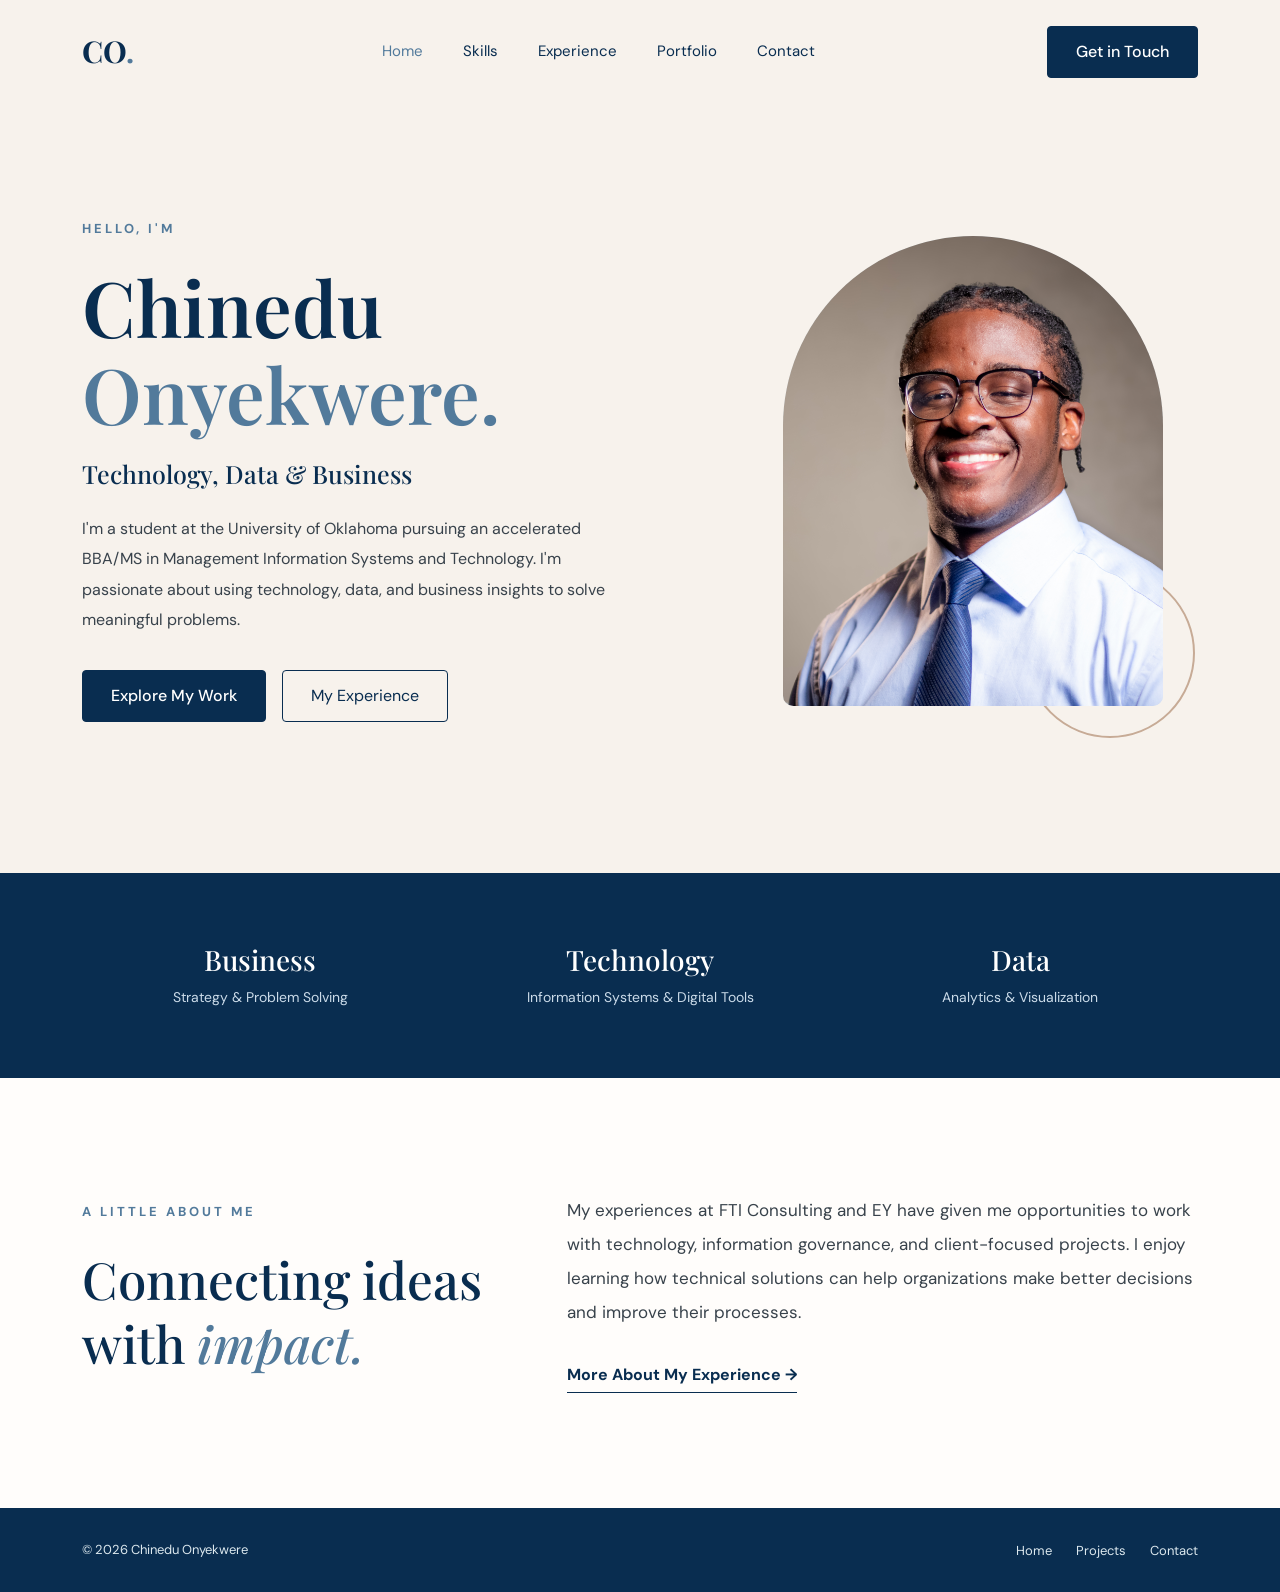
<file: index.html>
﻿
<!DOCTYPE html>
<html lang="en">
<head>
    <meta charset="UTF-8">
    <meta name="viewport" content="width=device-width, initial-scale=1.0">
    <title>Chinedu Onyekwere | Portfolio</title>

    <!-- Bootstrap CSS -->
    <link href="https://cdn.jsdelivr.net/npm/bootstrap@5.3.3/dist/css/bootstrap.min.css" rel="stylesheet">

    <!-- Google Fonts -->
    <link href="https://fonts.googleapis.com/css2?family=DM+Sans:wght@400;500;600;700&family=Playfair+Display:wght@500;600;700&display=swap" rel="stylesheet">

    <!-- Custom CSS -->
    <link rel="stylesheet" href="css/style.css">
</head>

<body>

    <!-- Navigation -->
    <nav class="navbar navbar-expand-lg">
        <div class="container">

            <a class="navbar-brand" href="index.html">CO<span>.</span></a>

            <button class="navbar-toggler" type="button"
                    data-bs-toggle="collapse"
                    data-bs-target="#navbarMenu"
                    aria-controls="navbarMenu"
                    aria-expanded="false"
                    aria-label="Toggle navigation">
                <span class="navbar-toggler-icon"></span>
            </button>

            <div class="collapse navbar-collapse" id="navbarMenu">

                <ul class="navbar-nav mx-auto">
                    <li class="nav-item">
                        <a class="nav-link active" href="index.html">Home</a>
                    </li>
                    <li class="nav-item">
                        <a class="nav-link" href="skills.html">Skills</a>
                    </li>
                    <li class="nav-item">
                        <a class="nav-link" href="experience.html">Experience</a>
                    </li>
                    <li class="nav-item">
                        <a class="nav-link" href="projects.html">Portfolio</a>
                    </li>
                    <li class="nav-item">
                        <a class="nav-link" href="contact.html">Contact</a>
                    </li>
                </ul>

                <a href="contact.html" class="btn btn-primary custom-btn">
                    Get in Touch
                </a>

            </div>
        </div>
    </nav>

    <!-- Hero Section -->
    <section class="hero-section">
        <div class="container">
            <div class="row align-items-center min-vh-75">

                <!-- Introduction -->
                <div class="col-lg-7 hero-content">

                    <p class="eyebrow">HELLO, I'M</p>

                    <h1>
                        Chinedu<br>
                        <span>Onyekwere.</span>
                    </h1>

                    <h2 class="hero-subtitle">
                        Technology, Data & Business
                    </h2>

                    <p class="hero-description">
                        I'm a student at the University of Oklahoma
                        pursuing an accelerated BBA/MS in Management
                        Information Systems and Technology. I'm passionate
                        about using technology, data, and business
                        insights to solve meaningful problems.
                    </p>

                    <div class="hero-buttons">
                        <a href="projects.html" class="btn custom-btn">
                            Explore My Work
                        </a>

                        <a href="experience.html" class="btn btn-outline-custom">
                            My Experience
                        </a>
                    </div>

                </div>


                <!-- Professional Headshot -->
                <div class="col-lg-5">
                    <div class="portrait-area">
                        <div class="portrait-frame">
                            <img src="images/profile.JPG"
                                 alt="Portrait of Chinedu Onyekwere"
                                 class="profile-photo">
                        </div>
                        <div class="portrait-accent"></div>
                    </div>
                </div>

            </div>
        </div>
    </section>


    <!-- Introduction Strip -->
    <section class="intro-strip">
        <div class="container">
            <div class="row text-center">

                <div class="col-md-4 intro-item">
                    <h3>Business</h3>
                    <p>Strategy & Problem Solving</p>
                </div>

                <div class="col-md-4 intro-item">
                    <h3>Technology</h3>
                    <p>Information Systems & Digital Tools</p>
                </div>

                <div class="col-md-4 intro-item">
                    <h3>Data</h3>
                    <p>Analytics & Visualization</p>
                </div>

            </div>
        </div>
    </section>

    <!-- About Preview -->
    <section class="about-preview">
        <div class="container">
            <div class="row align-items-center g-5">

                <div class="col-lg-5">
                    <p class="eyebrow">A LITTLE ABOUT ME</p>
                    <h2 class="section-heading">
                        Connecting ideas<br>
                        with <em>impact.</em>
                    </h2>
                </div>

                <div class="col-lg-7">
                    <p class="about-text">
                        My experiences at FTI Consulting and EY have
                        given me opportunities to work with technology,
                        information governance, and client-focused
                        projects. I enjoy learning how technical
                        solutions can help organizations make better
                        decisions and improve their processes.
                    </p>

                    <a href="experience.html" class="text-link">
                        More About My Experience &rarr;
                    </a>
                </div>

            </div>
        </div>
    </section>

    <!-- Footer -->
    <footer class="site-footer">
        <div class="container">
            <div class="row align-items-center">

                <div class="col-md-6">
                    <p>© 2026 Chinedu Onyekwere</p>
                </div>

                <div class="col-md-6 text-md-end">
                    <a href="index.html">Home</a>
                    <a href="projects.html">Projects</a>
                    <a href="contact.html">Contact</a>
                </div>

            </div>
        </div>
    </footer>

    <!-- Bootstrap JavaScript -->
    <script src="https://cdn.jsdelivr.net/npm/bootstrap@5.3.3/dist/js/bootstrap.bundle.min.js"></script>
    <script src="js/script.js"></script>

</body>
</html>
</file>
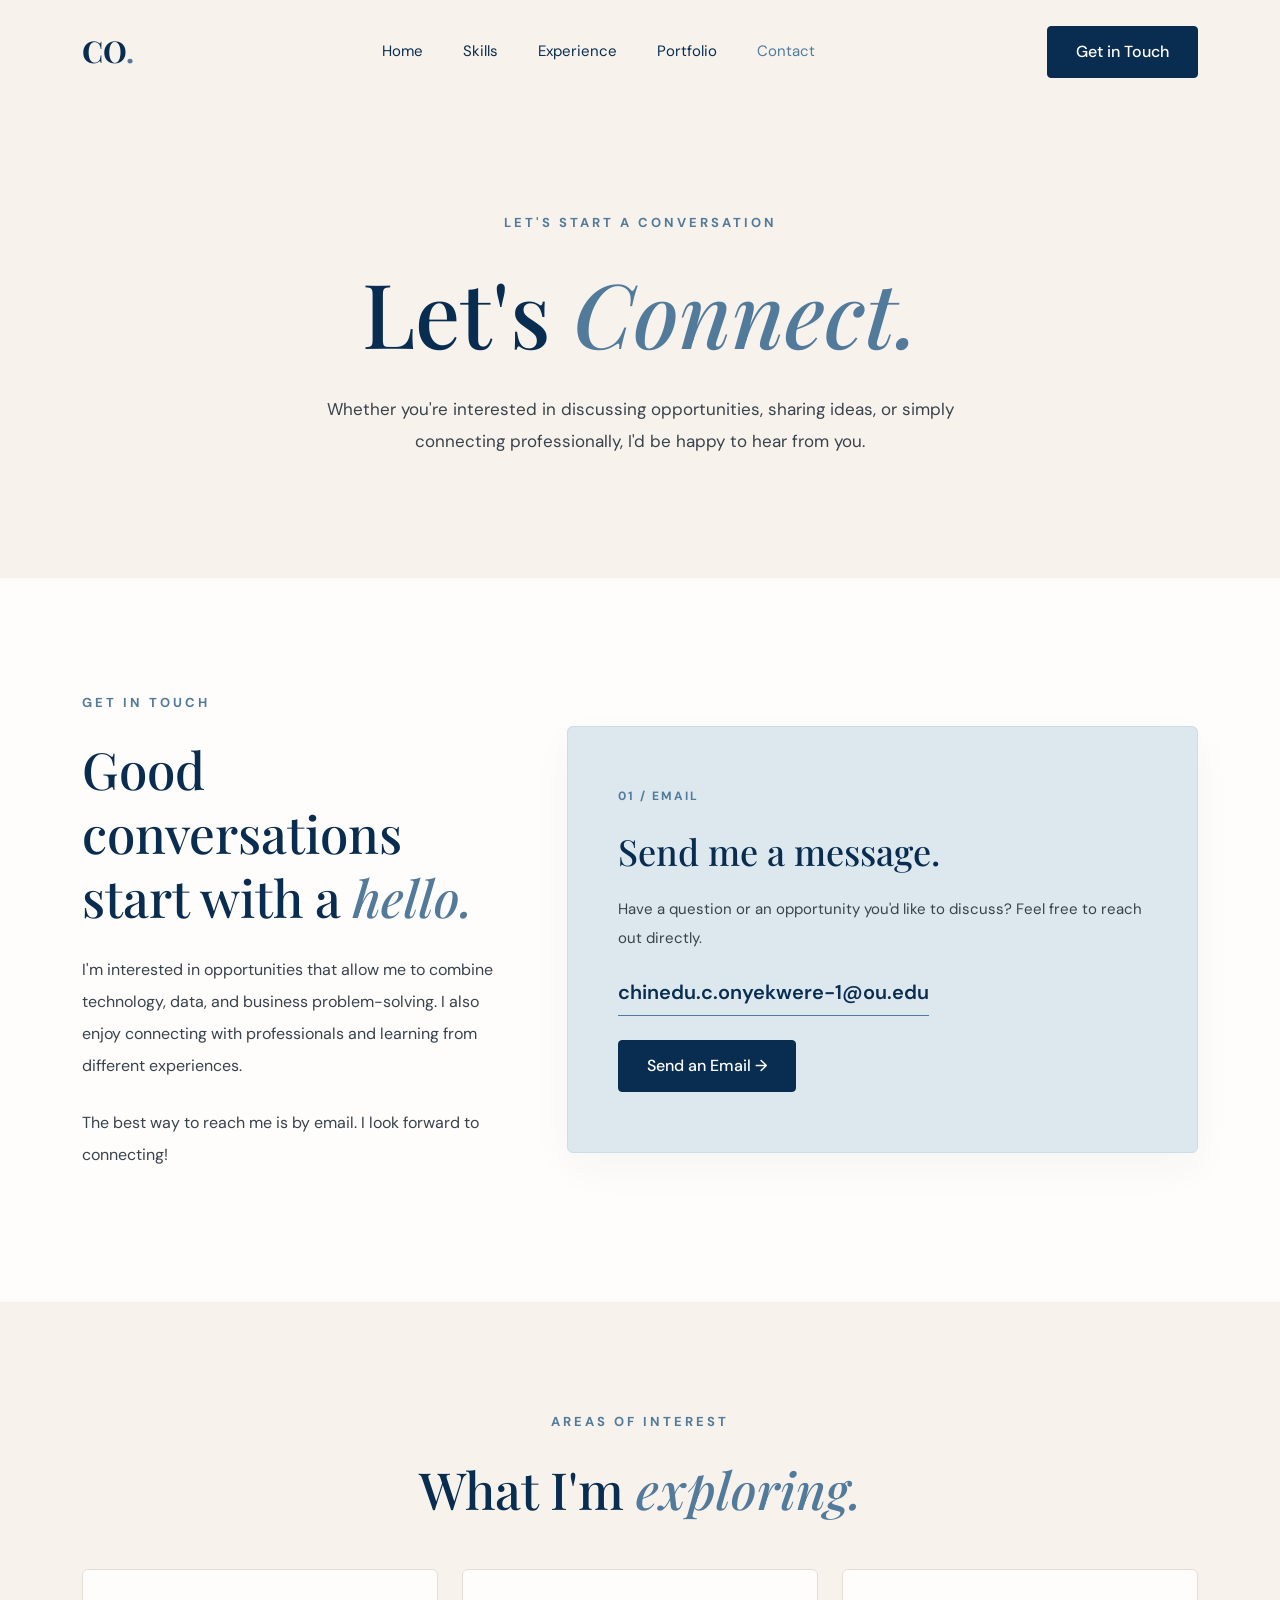
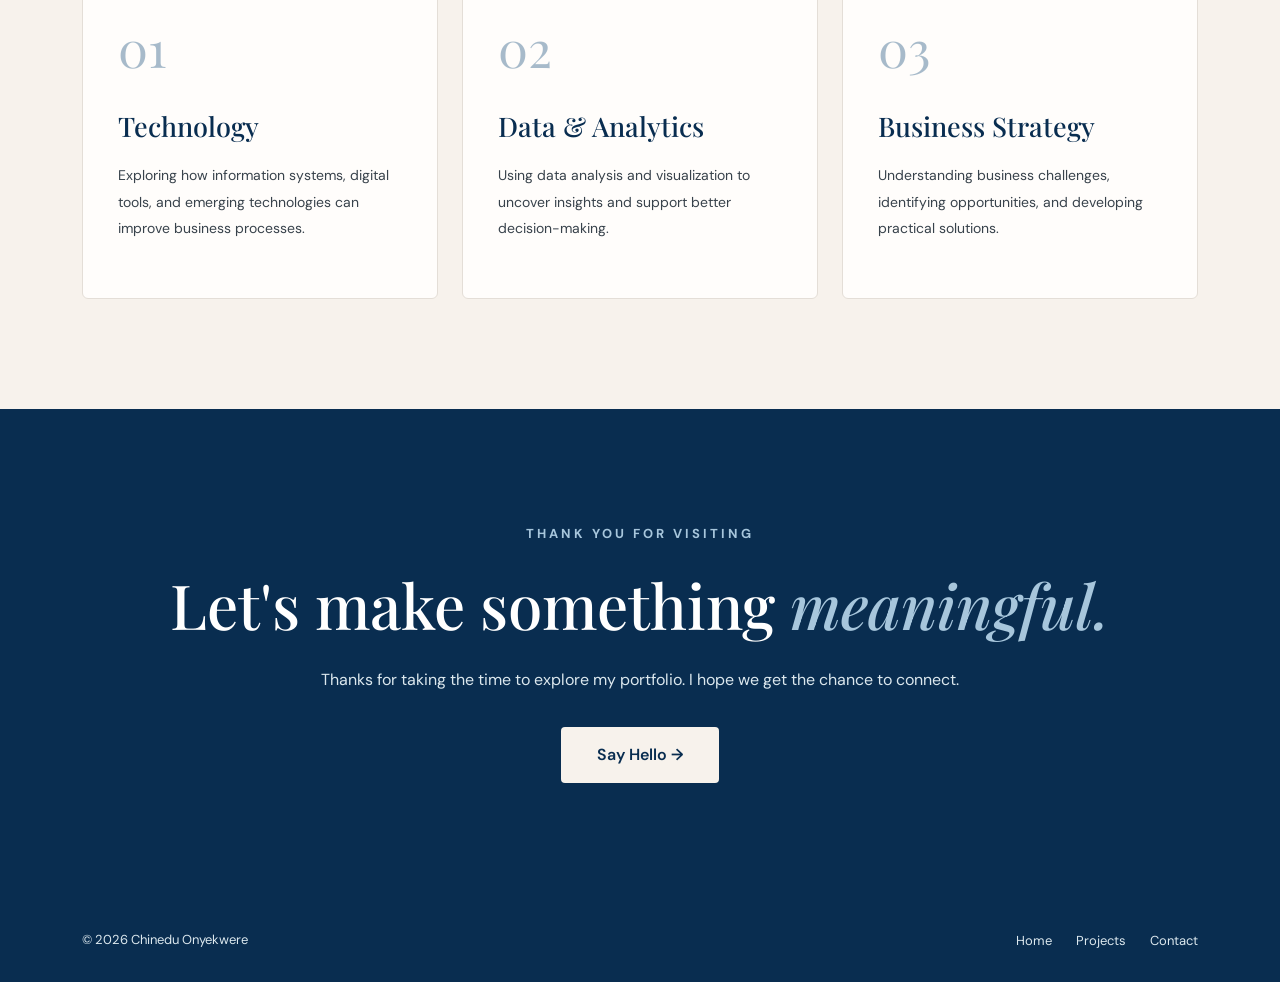
<file: contact.html>
﻿
<!DOCTYPE html>
<html lang="en">
<head>
    <meta charset="UTF-8">
    <meta name="viewport" content="width=device-width, initial-scale=1.0">

    <title>Contact | Chinedu Onyekwere</title>

    <!-- Bootstrap CSS -->
    <link href="https://cdn.jsdelivr.net/npm/bootstrap@5.3.3/dist/css/bootstrap.min.css" rel="stylesheet">

    <!-- Google Fonts -->
    <link href="https://fonts.googleapis.com/css2?family=DM+Sans:wght@400;500;600;700&family=Playfair+Display:wght@500;600;700&display=swap" rel="stylesheet">

    <!-- Custom CSS -->
    <link rel="stylesheet" href="css/style.css">
</head>

<body>

    <!-- Navigation -->
    <nav class="navbar navbar-expand-lg">
        <div class="container">

            <a class="navbar-brand" href="index.html">CO<span>.</span></a>

            <button class="navbar-toggler" type="button"
                    data-bs-toggle="collapse"
                    data-bs-target="#navbarMenu"
                    aria-controls="navbarMenu"
                    aria-expanded="false"
                    aria-label="Toggle navigation">
                <span class="navbar-toggler-icon"></span>
            </button>

            <div class="collapse navbar-collapse" id="navbarMenu">

                <ul class="navbar-nav mx-auto">
                    <li class="nav-item">
                        <a class="nav-link" href="index.html">Home</a>
                    </li>

                    <li class="nav-item">
                        <a class="nav-link" href="skills.html">Skills</a>
                    </li>

                    <li class="nav-item">
                        <a class="nav-link" href="experience.html">Experience</a>
                    </li>

                    <li class="nav-item">
                        <a class="nav-link" href="projects.html">Portfolio</a>
                    </li>

                    <li class="nav-item">
                        <a class="nav-link active" aria-current="page" href="contact.html">Contact</a>
                    </li>
                </ul>

                <a href="contact.html" class="btn custom-btn">
                    Get in Touch
                </a>

            </div>
        </div>
    </nav>

    <main>

        <!-- Contact Page Introduction -->
        <section class="contact-hero">
            <div class="container text-center">

                <p class="eyebrow">LET'S START A CONVERSATION</p>

                <h1 class="contact-page-title">
                    Let's <em>Connect.</em>
                </h1>

                <p class="contact-intro">
                    Whether you're interested in discussing opportunities,
                    sharing ideas, or simply connecting professionally,
                    I'd be happy to hear from you.
                </p>

            </div>
        </section>

        <!-- Main Contact Section -->
        <section class="contact-section">
            <div class="container">

                <div class="row align-items-center g-5">

                    <!-- Left Column -->
                    <div class="col-lg-5">

                        <p class="eyebrow">GET IN TOUCH</p>

                        <h2 class="section-heading">
                            Good conversations start with a <em>hello.</em>
                        </h2>

                        <p class="contact-description">
                            I'm interested in opportunities that allow me
                            to combine technology, data, and business
                            problem-solving. I also enjoy connecting
                            with professionals and learning from
                            different experiences.
                        </p>

                        <p class="contact-description">
                            The best way to reach me is by email.
                            I look forward to connecting!
                        </p>

                    </div>

                    <!-- Right Column -->
                    <div class="col-lg-7">

                        <div class="contact-card">

                            <p class="contact-card-number">01 / EMAIL</p>

                            <h3>Send me a message.</h3>

                            <p>
                                Have a question or an opportunity
                                you'd like to discuss?
                                Feel free to reach out directly.
                            </p>

                            <a href="mailto:chinedu.c.onyekwere-1@ou.edu"
                               class="contact-email">
                                chinedu.c.onyekwere-1@ou.edu
                            </a>

                            <div class="mt-4">
                                <a href="mailto:chinedu.c.onyekwere-1@ou.edu"
                                   class="btn custom-btn">
                                    Send an Email &rarr;
                                </a>
                            </div>

                        </div>

                    </div>

                </div>

            </div>
        </section>

        <!-- Professional Interests -->
        <section class="contact-interests">
            <div class="container">

                <div class="text-center mb-5">
                    <p class="eyebrow">AREAS OF INTEREST</p>

                    <h2 class="section-heading">
                        What I'm <em>exploring.</em>
                    </h2>
                </div>

                <div class="row g-4">

                    <div class="col-md-4">
                        <div class="contact-interest-card">
                            <span class="interest-number">01</span>

                            <h3>Technology</h3>

                            <p>
                                Exploring how information systems,
                                digital tools, and emerging technologies
                                can improve business processes.
                            </p>
                        </div>
                    </div>

                    <div class="col-md-4">
                        <div class="contact-interest-card">
                            <span class="interest-number">02</span>

                            <h3>Data &amp; Analytics</h3>

                            <p>
                                Using data analysis and visualization
                                to uncover insights and support
                                better decision-making.
                            </p>
                        </div>
                    </div>

                    <div class="col-md-4">
                        <div class="contact-interest-card">
                            <span class="interest-number">03</span>

                            <h3>Business Strategy</h3>

                            <p>
                                Understanding business challenges,
                                identifying opportunities, and
                                developing practical solutions.
                            </p>
                        </div>
                    </div>

                </div>

            </div>
        </section>

        <!-- Closing Section -->
        <section class="contact-closing">
            <div class="container text-center">

                <p class="eyebrow">THANK YOU FOR VISITING</p>

                <h2>
                    Let's make something <em>meaningful.</em>
                </h2>

                <p>
                    Thanks for taking the time to explore my portfolio.
                    I hope we get the chance to connect.
                </p>

                <a href="mailto:chinedu.c.onyekwere-1@ou.edu"
                   class="btn contact-closing-btn">
                    Say Hello &rarr;
                </a>

            </div>
        </section>

    </main>

    <!-- Footer -->
    <footer class="site-footer">
        <div class="container">

            <div class="row align-items-center">

                <div class="col-md-6">
                    <p>&copy; 2026 Chinedu Onyekwere</p>
                </div>

                <div class="col-md-6 text-md-end">
                    <a href="index.html">Home</a>
                    <a href="projects.html">Projects</a>
                    <a href="contact.html">Contact</a>
                </div>

            </div>

        </div>
    </footer>

    <!-- Bootstrap JavaScript -->
    <script src="https://cdn.jsdelivr.net/npm/bootstrap@5.3.3/dist/js/bootstrap.bundle.min.js"></script>

    <!-- Custom JavaScript -->
    <script src="js/script.js"></script>

</body>
</html>
</file>
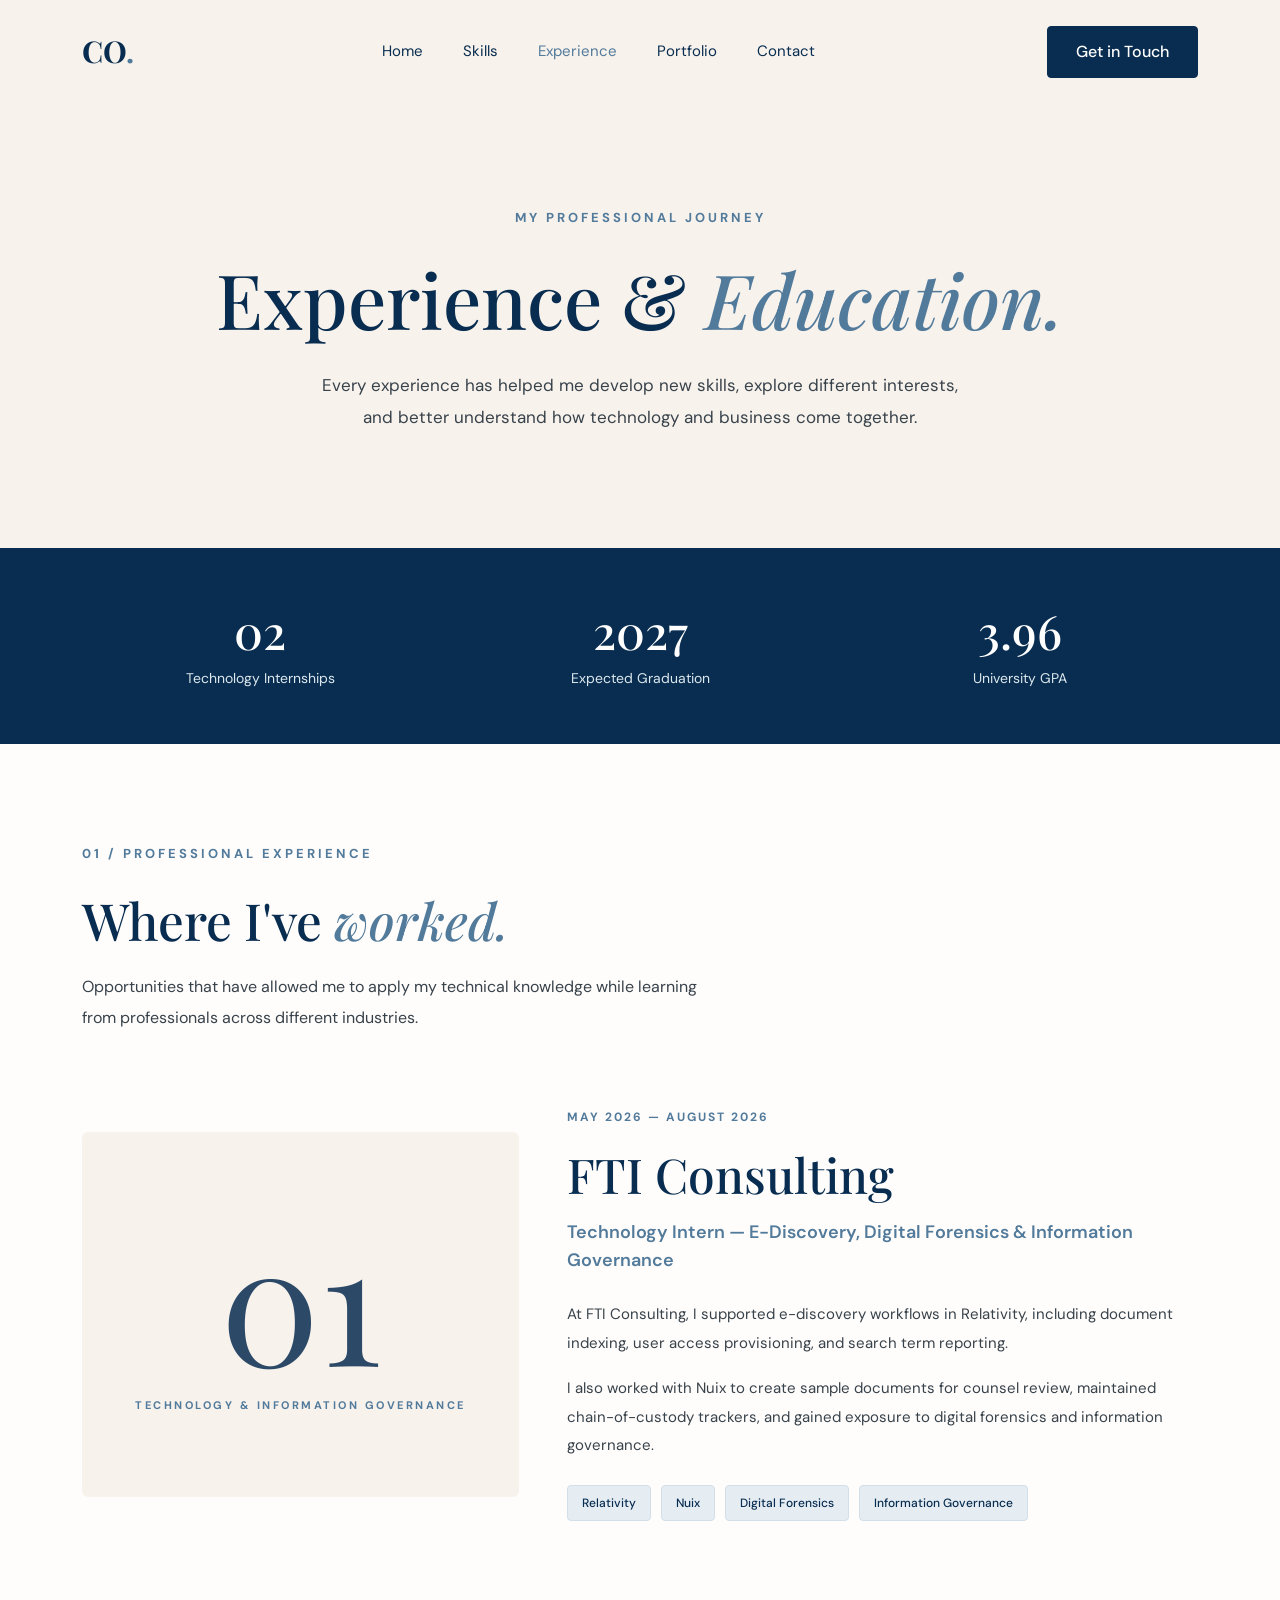
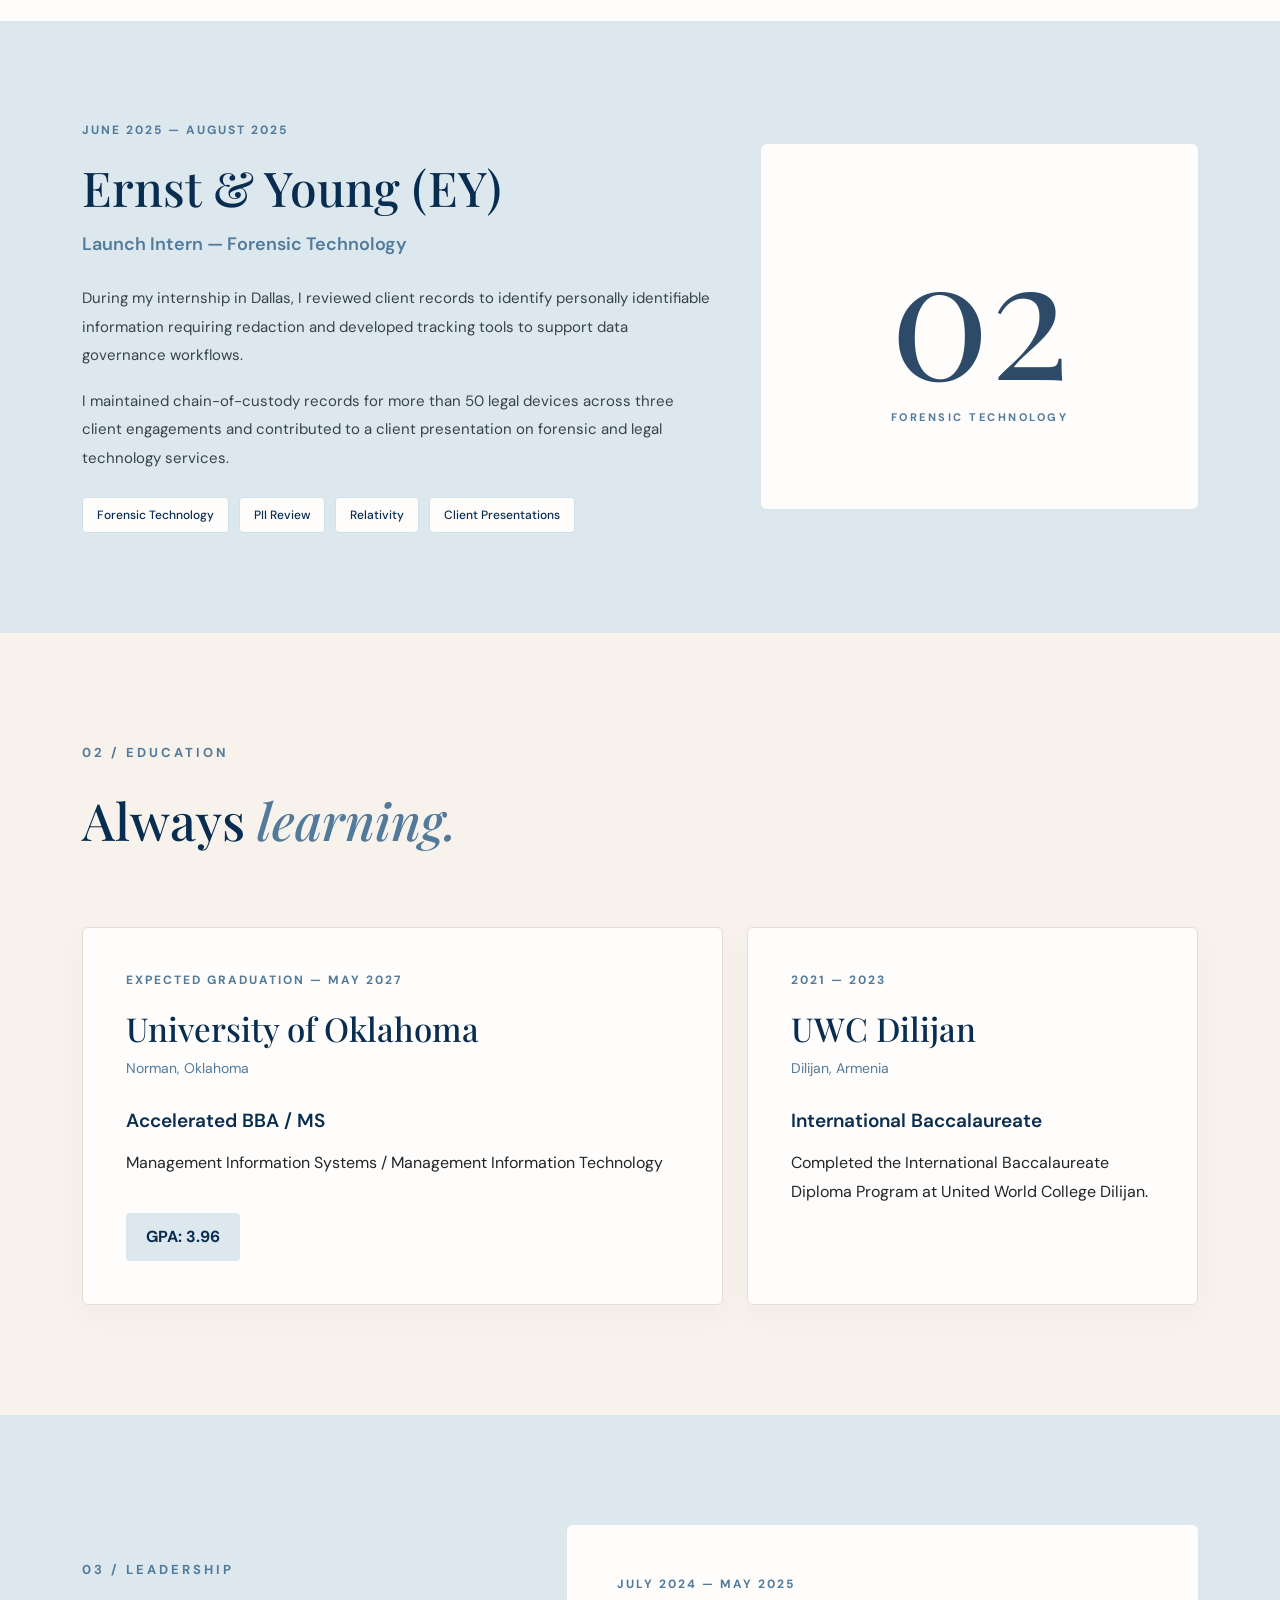
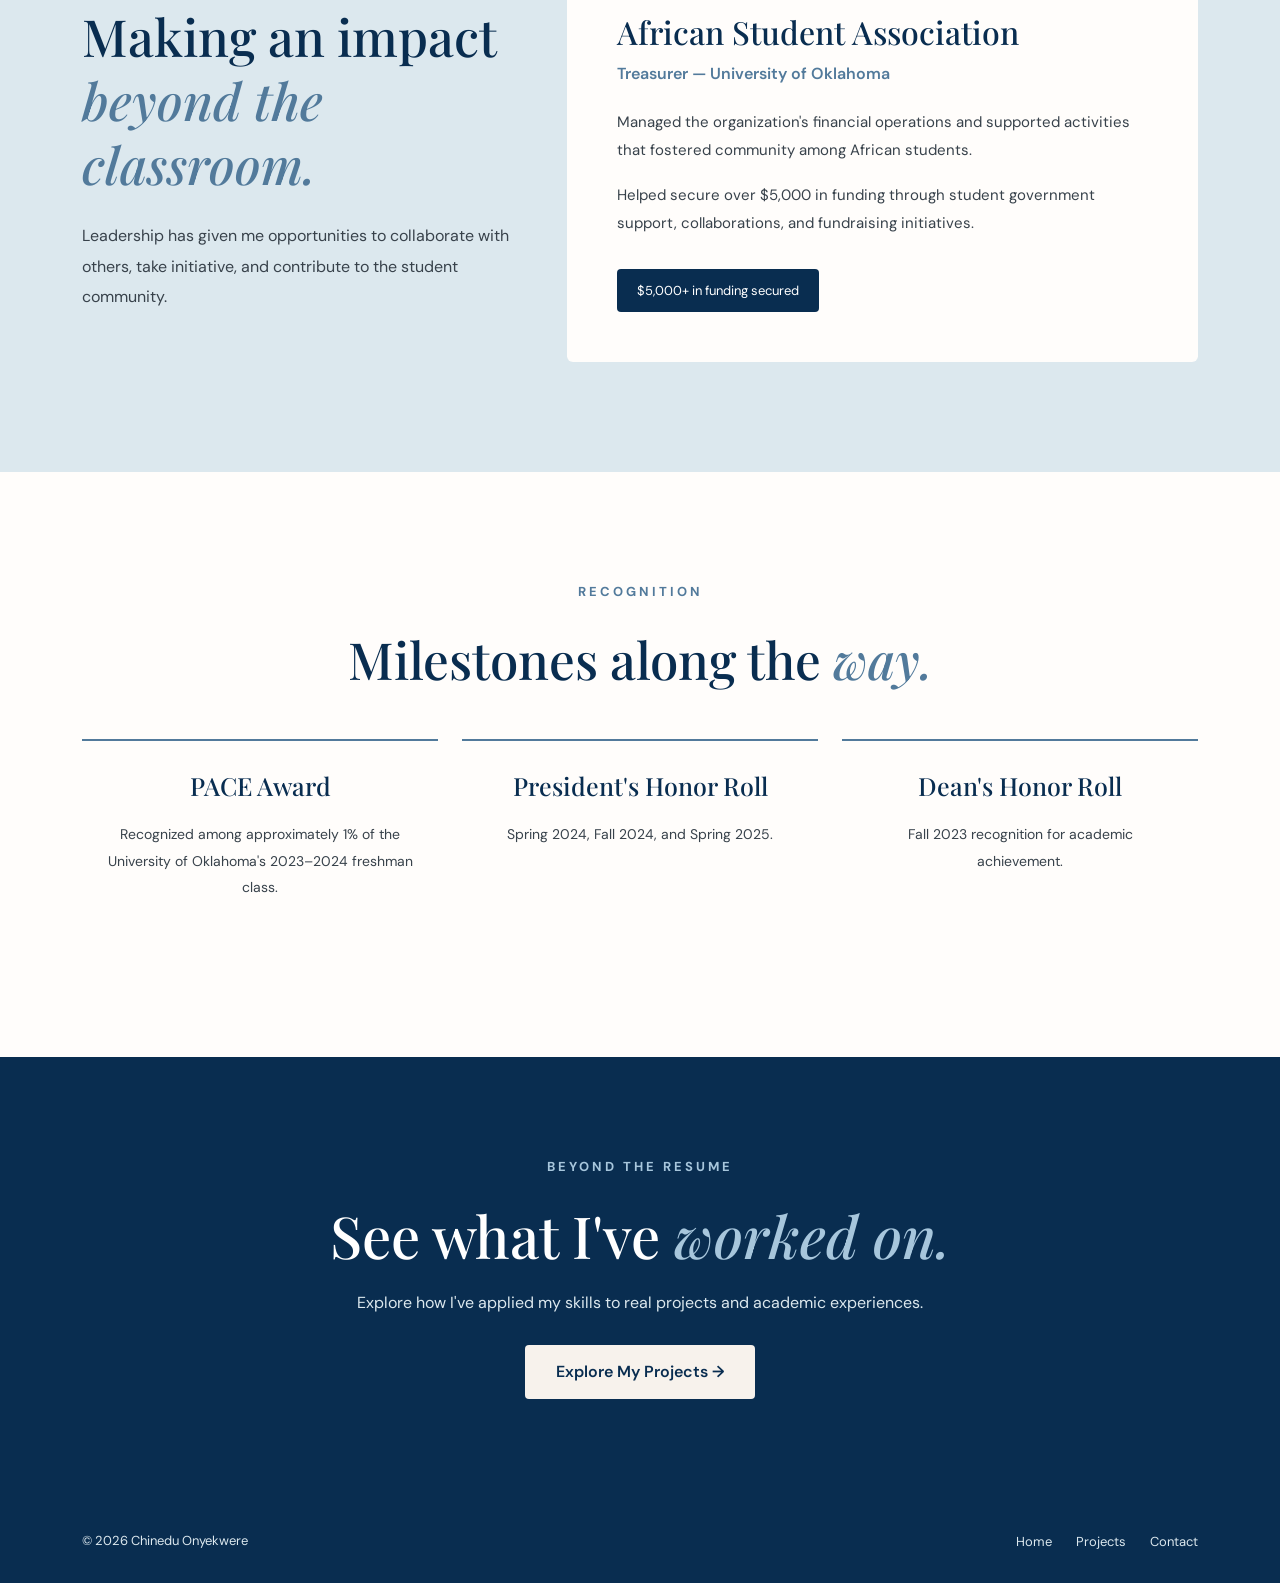
<file: experience.html>
﻿
<!DOCTYPE html>
<html lang="en">
<head>
    <meta charset="UTF-8">
    <meta name="viewport" content="width=device-width, initial-scale=1.0">
    <title>Experience & Education | Chinedu Onyekwere</title>

    <!-- Bootstrap CSS -->
    <link href="https://cdn.jsdelivr.net/npm/bootstrap@5.3.3/dist/css/bootstrap.min.css" rel="stylesheet">

    <!-- Google Fonts -->
    <link href="https://fonts.googleapis.com/css2?family=DM+Sans:wght@400;500;600;700&family=Playfair+Display:wght@500;600;700&display=swap" rel="stylesheet">

    <!-- Custom CSS -->
    <link rel="stylesheet" href="css/style.css">
</head>

<body>

    <!-- Navigation -->
    <nav class="navbar navbar-expand-lg">
        <div class="container">
            <a class="navbar-brand" href="index.html">CO<span>.</span></a>

            <button class="navbar-toggler" type="button"
                    data-bs-toggle="collapse"
                    data-bs-target="#navbarMenu"
                    aria-controls="navbarMenu"
                    aria-expanded="false"
                    aria-label="Toggle navigation">
                <span class="navbar-toggler-icon"></span>
            </button>

            <div class="collapse navbar-collapse" id="navbarMenu">
                <ul class="navbar-nav mx-auto">
                    <li class="nav-item">
                        <a class="nav-link" href="index.html">Home</a>
                    </li>
                    <li class="nav-item">
                        <a class="nav-link" href="skills.html">Skills</a>
                    </li>
                    <li class="nav-item">
                        <a class="nav-link active" aria-current="page" href="experience.html">Experience</a>
                    </li>
                    <li class="nav-item">
                        <a class="nav-link" href="projects.html">Portfolio</a>
                    </li>
                    <li class="nav-item">
                        <a class="nav-link" href="contact.html">Contact</a>
                    </li>
                </ul>

                <a href="contact.html" class="btn custom-btn">Get in Touch</a>
            </div>
        </div>
    </nav>

    <main>

        <!-- Page Heading -->
        <section class="experience-hero">
            <div class="container text-center">
                <p class="eyebrow">MY PROFESSIONAL JOURNEY</p>

                <h1 class="experience-page-title">
                    Experience &amp; <em>Education.</em>
                </h1>

                <p class="experience-intro">
                    Every experience has helped me develop new skills,
                    explore different interests, and better understand
                    how technology and business come together.
                </p>
            </div>
        </section>

        <!-- Experience Overview -->
        <section class="experience-banner">
            <div class="container">
                <div class="row text-center g-4">

                    <div class="col-md-4">
                        <h2>02</h2>
                        <p>Technology Internships</p>
                    </div>

                    <div class="col-md-4">
                        <h2>2027</h2>
                        <p>Expected Graduation</p>
                    </div>

                    <div class="col-md-4">
                        <h2>3.96</h2>
                        <p>University GPA</p>
                    </div>

                </div>
            </div>
        </section>

        <!-- Professional Experience -->
        <section class="experience-section">
            <div class="container">

                <div class="experience-section-heading">
                    <p class="eyebrow">01 / PROFESSIONAL EXPERIENCE</p>
                    <h2 class="section-heading">Where I've <em>worked.</em></h2>
                    <p>
                        Opportunities that have allowed me to apply my
                        technical knowledge while learning from professionals
                        across different industries.
                    </p>
                </div>

                <!-- FTI Consulting -->
                <div class="row align-items-center g-5 experience-entry">

                    <div class="col-lg-5">
                        <div class="experience-number-block">
                            <span class="experience-big-number">01</span>
                            <span class="experience-block-label">
                                TECHNOLOGY &amp; INFORMATION GOVERNANCE
                            </span>
                        </div>
                    </div>

                    <div class="col-lg-7">
                        <div class="experience-details">
                            <p class="experience-date">MAY 2026 — AUGUST 2026</p>

                            <h3>FTI Consulting</h3>

                            <h4>
                                Technology Intern — E-Discovery,
                                Digital Forensics &amp; Information Governance
                            </h4>

                            <p>
                                At FTI Consulting, I supported e-discovery
                                workflows in Relativity, including document
                                indexing, user access provisioning, and search
                                term reporting.
                            </p>

                            <p>
                                I also worked with Nuix to create sample
                                documents for counsel review, maintained
                                chain-of-custody trackers, and gained exposure
                                to digital forensics and information governance.
                            </p>

                            <div class="experience-tags">
                                <span class="badge">Relativity</span>
                                <span class="badge">Nuix</span>
                                <span class="badge">Digital Forensics</span>
                                <span class="badge">Information Governance</span>
                            </div>
                        </div>
                    </div>

                </div>

            </div>
        </section>

        <!-- EY Experience -->
        <section class="experience-section experience-section-blue">
            <div class="container">

                <div class="row align-items-center g-5 experience-entry">

                    <div class="col-lg-7 order-lg-1">
                        <div class="experience-details">
                            <p class="experience-date">JUNE 2025 — AUGUST 2025</p>

                            <h3>Ernst &amp; Young (EY)</h3>

                            <h4>Launch Intern — Forensic Technology</h4>

                            <p>
                                During my internship in Dallas, I reviewed
                                client records to identify personally
                                identifiable information requiring redaction
                                and developed tracking tools to support data
                                governance workflows.
                            </p>

                            <p>
                                I maintained chain-of-custody records for
                                more than 50 legal devices across three
                                client engagements and contributed to a client
                                presentation on forensic and legal technology
                                services.
                            </p>

                            <div class="experience-tags">
                                <span class="badge">Forensic Technology</span>
                                <span class="badge">PII Review</span>
                                <span class="badge">Relativity</span>
                                <span class="badge">Client Presentations</span>
                            </div>
                        </div>
                    </div>

                    <div class="col-lg-5 order-lg-2">
                        <div class="experience-number-block">
                            <span class="experience-big-number">02</span>
                            <span class="experience-block-label">
                                FORENSIC TECHNOLOGY
                            </span>
                        </div>
                    </div>

                </div>

            </div>
        </section>

        <!-- Education -->
        <section class="education-section">
            <div class="container">

                <div class="experience-section-heading">
                    <p class="eyebrow">02 / EDUCATION</p>
                    <h2 class="section-heading">Always <em>learning.</em></h2>
                </div>

                <div class="row g-4">

                    <!-- OU -->
                    <div class="col-lg-7">
                        <div class="card education-card h-100">
                            <div class="card-body">
                                <p class="education-date">
                                    EXPECTED GRADUATION — MAY 2027
                                </p>

                                <h3>University of Oklahoma</h3>
                                <p class="education-location">
                                    Norman, Oklahoma
                                </p>

                                <h4>
                                    Accelerated BBA / MS
                                </h4>

                                <p>
                                    Management Information Systems /
                                    Management Information Technology
                                </p>

                                <div class="education-highlight">
                                    <strong>GPA: 3.96</strong>
                                </div>
                            </div>
                        </div>
                    </div>

                    <!-- UWC -->
                    <div class="col-lg-5">
                        <div class="card education-card h-100">
                            <div class="card-body">
                                <p class="education-date">2021 — 2023</p>

                                <h3>UWC Dilijan</h3>
                                <p class="education-location">
                                    Dilijan, Armenia
                                </p>

                                <h4>International Baccalaureate</h4>

                                <p>
                                    Completed the International
                                    Baccalaureate Diploma Program at
                                    United World College Dilijan.
                                </p>
                            </div>
                        </div>
                    </div>

                </div>

            </div>
        </section>

        <!-- Leadership -->
        <section class="leadership-section">
            <div class="container">
                <div class="row align-items-center g-5">

                    <div class="col-lg-5">
                        <p class="eyebrow">03 / LEADERSHIP</p>

                        <h2 class="section-heading">
                            Making an impact <em>beyond the classroom.</em>
                        </h2>

                        <p class="leadership-description">
                            Leadership has given me opportunities to
                            collaborate with others, take initiative,
                            and contribute to the student community.
                        </p>
                    </div>

                    <div class="col-lg-7">
                        <div class="leadership-card">
                            <p class="experience-date">
                                JULY 2024 — MAY 2025
                            </p>

                            <h3>African Student Association</h3>
                            <h4>Treasurer — University of Oklahoma</h4>

                            <p>
                                Managed the organization's financial
                                operations and supported activities that
                                fostered community among African students.
                            </p>

                            <p>
                                Helped secure over $5,000 in funding
                                through student government support,
                                collaborations, and fundraising initiatives.
                            </p>

                            <span class="leadership-highlight">
                                $5,000+ in funding secured
                            </span>
                        </div>
                    </div>

                </div>
            </div>
        </section>

        <!-- Honors -->
        <section class="honors-section">
            <div class="container text-center">
                <p class="eyebrow">RECOGNITION</p>

                <h2 class="section-heading">
                    Milestones along the <em>way.</em>
                </h2>

                <div class="row g-4 mt-4">

                    <div class="col-md-4">
                        <div class="honors-item">
                            <h3>PACE Award</h3>
                            <p>
                                Recognized among approximately 1% of the
                                University of Oklahoma's 2023–2024
                                freshman class.
                            </p>
                        </div>
                    </div>

                    <div class="col-md-4">
                        <div class="honors-item">
                            <h3>President's Honor Roll</h3>
                            <p>
                                Spring 2024, Fall 2024,
                                and Spring 2025.
                            </p>
                        </div>
                    </div>

                    <div class="col-md-4">
                        <div class="honors-item">
                            <h3>Dean's Honor Roll</h3>
                            <p>
                                Fall 2023 recognition for
                                academic achievement.
                            </p>
                        </div>
                    </div>

                </div>
            </div>
        </section>

        <!-- CTA -->
        <section class="skills-cta text-center">
            <div class="container">
                <p class="eyebrow">BEYOND THE RESUME</p>

                <h2>See what I've <em>worked on.</em></h2>

                <p>
                    Explore how I've applied my skills to real projects
                    and academic experiences.
                </p>

                <a href="projects.html" class="btn skills-cta-button">
                    Explore My Projects &rarr;
                </a>
            </div>
        </section>

    </main>

    <!-- Footer -->
    <footer class="site-footer">
        <div class="container">
            <div class="row align-items-center">
                <div class="col-md-6">
                    <p>&copy; 2026 Chinedu Onyekwere</p>
                </div>

                <div class="col-md-6 text-md-end">
                    <a href="index.html">Home</a>
                    <a href="projects.html">Projects</a>
                    <a href="contact.html">Contact</a>
                </div>
            </div>
        </div>
    </footer>

    <script src="https://cdn.jsdelivr.net/npm/bootstrap@5.3.3/dist/js/bootstrap.bundle.min.js"></script>
    <script src="js/script.js"></script>

</body>
</html>
</file>
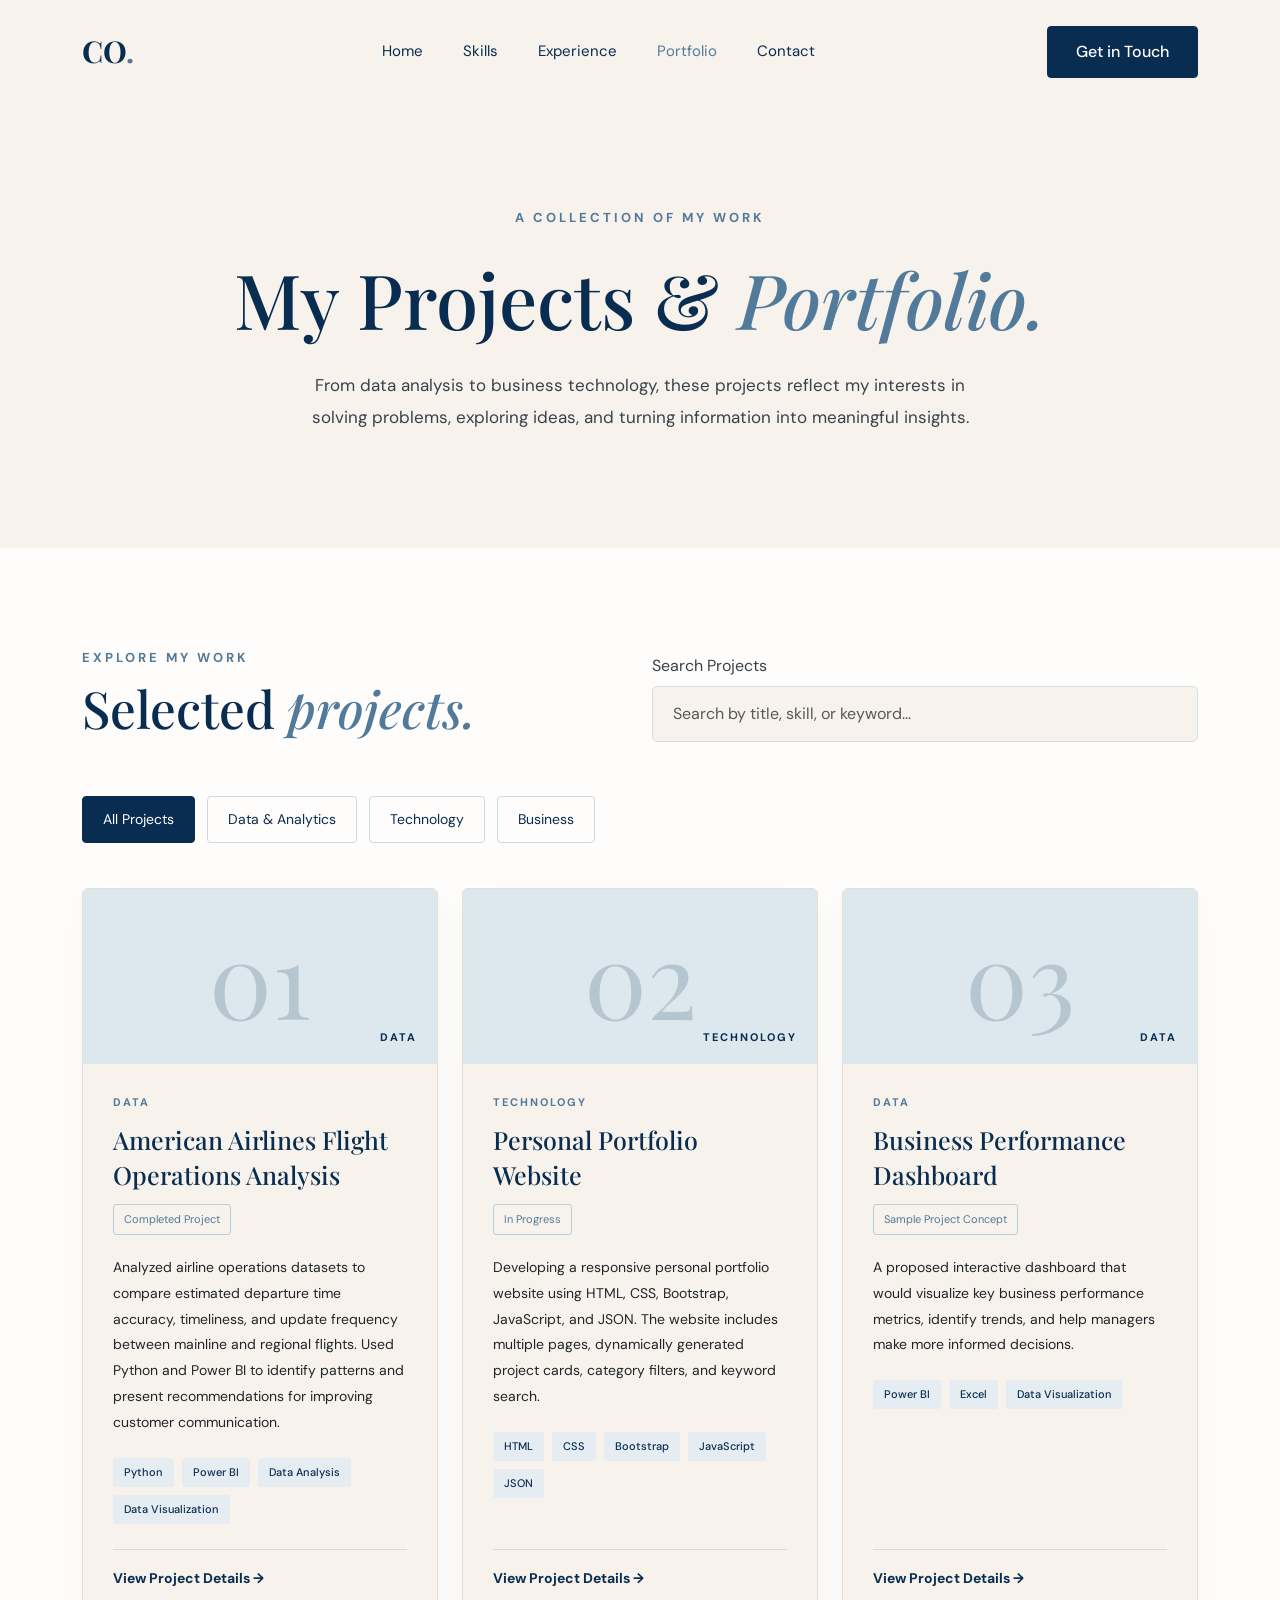
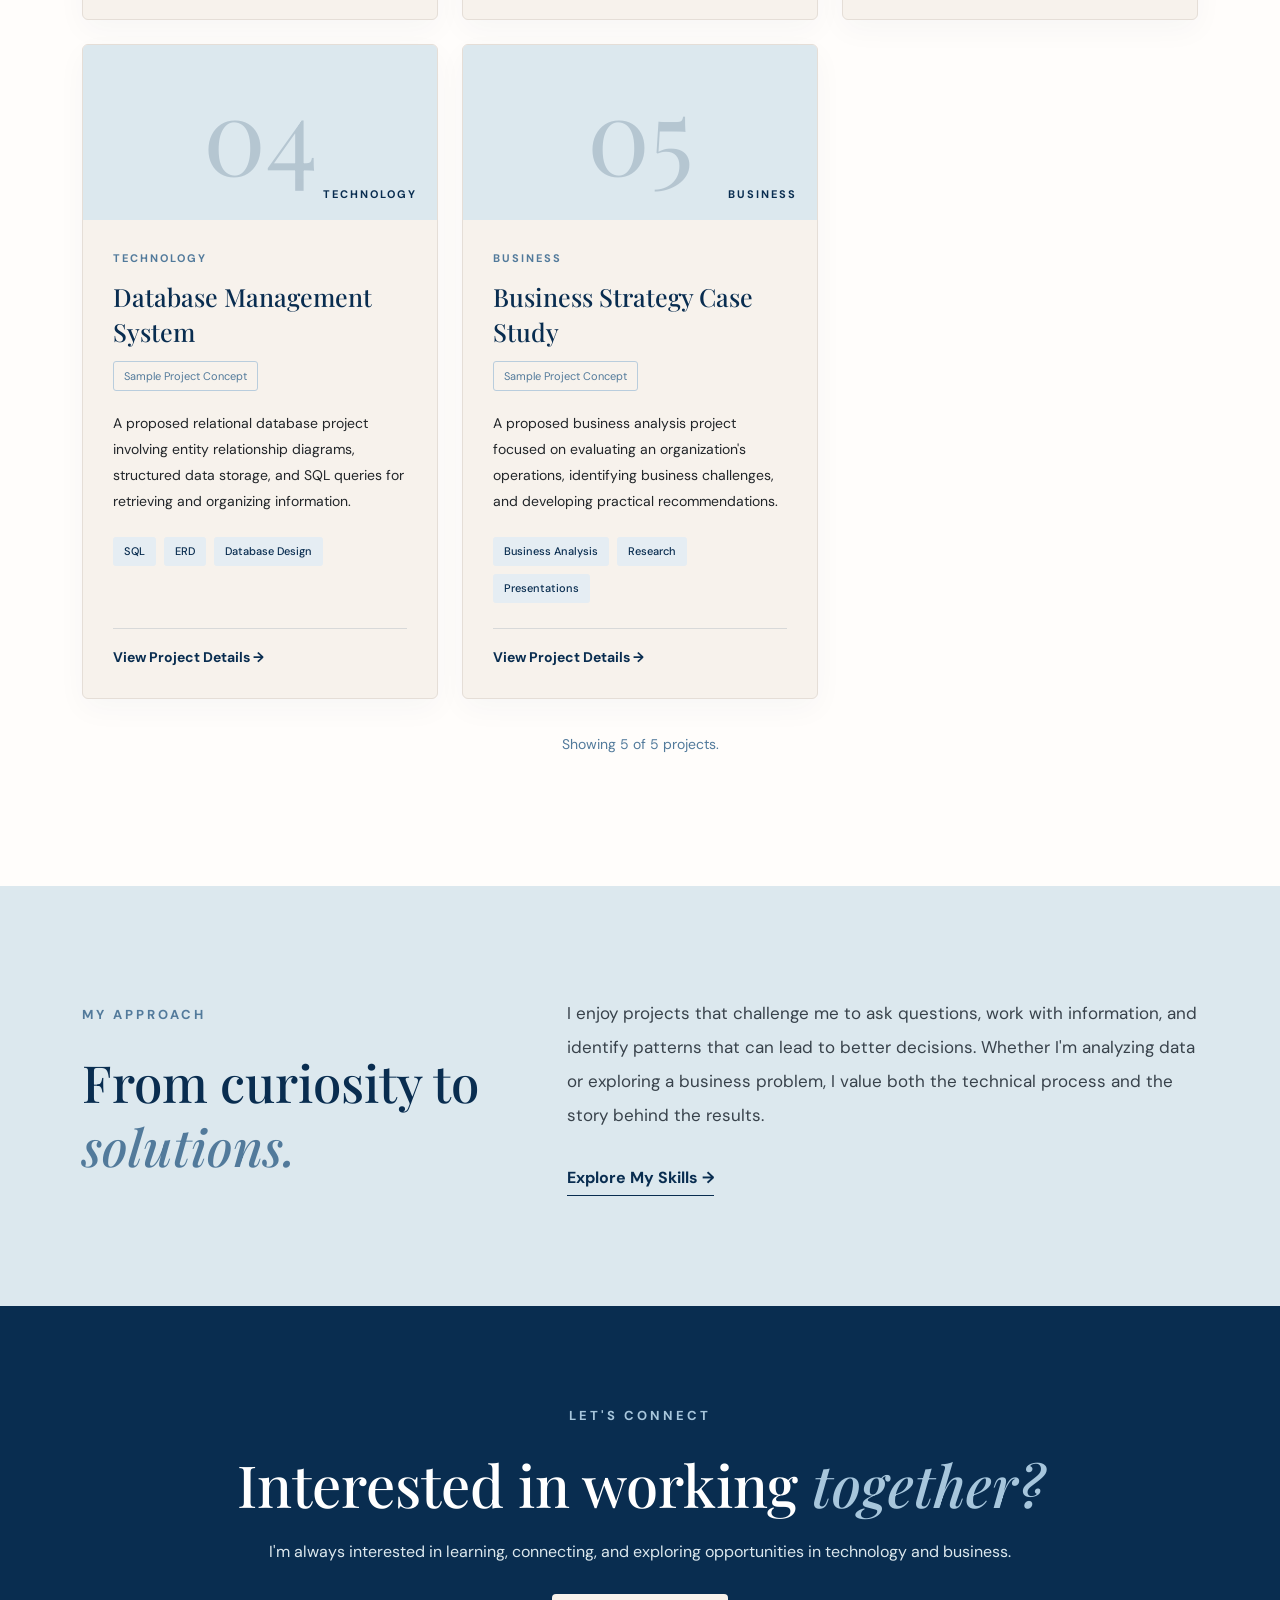
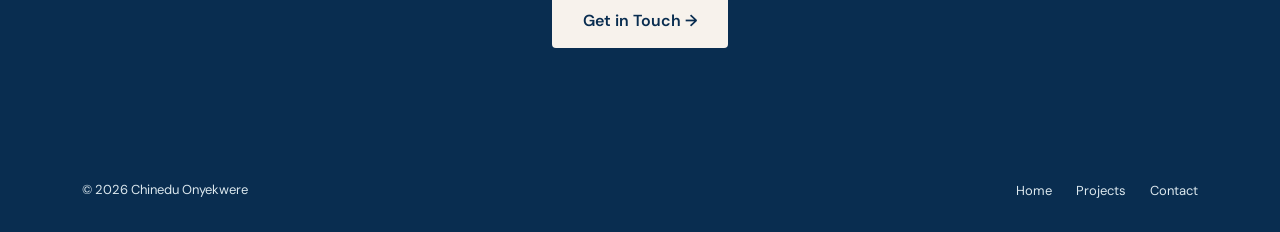
<file: projects.html>
﻿
<!DOCTYPE html>
<html lang="en">
<head>
    <meta charset="UTF-8">
    <meta name="viewport" content="width=device-width, initial-scale=1.0">

    <title>Portfolio | Chinedu Onyekwere</title>

    <!-- Bootstrap -->
    <link href="https://cdn.jsdelivr.net/npm/bootstrap@5.3.3/dist/css/bootstrap.min.css" rel="stylesheet">

    <!-- Fonts -->
    <link href="https://fonts.googleapis.com/css2?family=DM+Sans:wght@400;500;600;700&family=Playfair+Display:wght@500;600;700&display=swap" rel="stylesheet">

    <!-- Custom CSS -->
    <link rel="stylesheet" href="css/style.css">
</head>

<body>

    <!-- Navigation -->
    <nav class="navbar navbar-expand-lg">
        <div class="container">
            <a class="navbar-brand" href="index.html">CO<span>.</span></a>

            <button class="navbar-toggler" type="button"
                    data-bs-toggle="collapse"
                    data-bs-target="#navbarMenu"
                    aria-controls="navbarMenu"
                    aria-expanded="false"
                    aria-label="Toggle navigation">
                <span class="navbar-toggler-icon"></span>
            </button>

            <div class="collapse navbar-collapse" id="navbarMenu">
                <ul class="navbar-nav mx-auto">
                    <li class="nav-item"><a class="nav-link" href="index.html">Home</a></li>
                    <li class="nav-item"><a class="nav-link" href="skills.html">Skills</a></li>
                    <li class="nav-item"><a class="nav-link" href="experience.html">Experience</a></li>
                    <li class="nav-item"><a class="nav-link active" aria-current="page" href="projects.html">Portfolio</a></li>
                    <li class="nav-item"><a class="nav-link" href="contact.html">Contact</a></li>
                </ul>

                <a href="contact.html" class="btn custom-btn">Get in Touch</a>
            </div>
        </div>
    </nav>

    <main>

        <!-- Page Heading -->
        <section class="projects-hero">
            <div class="container text-center">

                <p class="eyebrow">A COLLECTION OF MY WORK</p>

                <h1 class="projects-page-title">
                    My Projects &amp; <em>Portfolio.</em>
                </h1>

                <p class="projects-intro">
                    From data analysis to business technology,
                    these projects reflect my interests in solving
                    problems, exploring ideas, and turning information
                    into meaningful insights.
                </p>

            </div>
        </section>

        <!-- Project Gallery -->
        <section class="projects-gallery">
            <div class="container">

                <div class="row align-items-center mb-5 g-4">

                    <div class="col-lg-6">
                        <p class="eyebrow mb-2">EXPLORE MY WORK</p>
                        <h2 class="section-heading">
                            Selected <em>projects.</em>
                        </h2>
                    </div>

                    <div class="col-lg-6">
                        <label for="projectSearch" class="form-label">
                            Search Projects
                        </label>

                        <input type="search"
                               id="projectSearch"
                               class="form-control project-search"
                               placeholder="Search by title, skill, or keyword..."
                               aria-label="Search projects">
                    </div>

                </div>

                <!-- Category Filter Buttons -->
                <div class="project-filters" role="group" aria-label="Filter projects by category">

                    <button type="button" class="btn filter-btn active" data-filter="All" aria-pressed="true">
                        All Projects
                    </button>

                    <button type="button" class="btn filter-btn" data-filter="Data" aria-pressed="false">
                        Data &amp; Analytics
                    </button>

                    <button type="button" class="btn filter-btn" data-filter="Technology" aria-pressed="false">
                        Technology
                    </button>

                    <button type="button" class="btn filter-btn" data-filter="Business" aria-pressed="false">
                        Business
                    </button>

                </div>

                <!-- JavaScript inserts cards here -->
                <div id="projectContainer" class="row g-4" aria-live="polite"></div>

                <p id="projectStatus" class="project-status" role="status">
                    Loading projects...
                </p>

            </div>
        </section>

        <!-- How I Work -->
        <section class="project-philosophy">
            <div class="container">

                <div class="row align-items-center g-5">

                    <div class="col-lg-5">
                        <p class="eyebrow">MY APPROACH</p>

                        <h2 class="section-heading">
                            From curiosity to <em>solutions.</em>
                        </h2>
                    </div>

                    <div class="col-lg-7">
                        <p>
                            I enjoy projects that challenge me to ask
                            questions, work with information, and identify
                            patterns that can lead to better decisions.
                            Whether I'm analyzing data or exploring a
                            business problem, I value both the technical
                            process and the story behind the results.
                        </p>

                        <a href="skills.html" class="text-link">
                            Explore My Skills &rarr;
                        </a>
                    </div>

                </div>

            </div>
        </section>

        <!-- Call to Action -->
        <section class="skills-cta text-center">
            <div class="container">

                <p class="eyebrow">LET'S CONNECT</p>

                <h2>Interested in working <em>together?</em></h2>

                <p>
                    I'm always interested in learning, connecting,
                    and exploring opportunities in technology and business.
                </p>

                <a href="contact.html" class="btn skills-cta-button">
                    Get in Touch &rarr;
                </a>

            </div>
        </section>

    </main>

    <!-- Project Detail Modal -->
    <div class="modal fade" id="projectModal" tabindex="-1"
         aria-labelledby="projectModalTitle" aria-hidden="true">

        <div class="modal-dialog modal-dialog-centered">
            <div class="modal-content project-modal-content">

                <div class="modal-header">
                    <h2 class="modal-title fs-4" id="projectModalTitle"></h2>
                    <button type="button" class="btn-close"
                            data-bs-dismiss="modal"
                            aria-label="Close"></button>
                </div>

                <div class="modal-body">
                    <p id="projectModalCategory" class="eyebrow"></p>
                    <p id="projectModalDescription"></p>

                    <h3 class="fs-6 mt-4">Technologies &amp; Skills</h3>
                    <div id="projectModalTechnologies" class="project-tech-list"></div>
                </div>

                <div class="modal-footer">
                    <button type="button" class="btn custom-btn"
                            data-bs-dismiss="modal">
                        Close
                    </button>
                </div>

            </div>
        </div>
    </div>

    <!-- Footer -->
    <footer class="site-footer">
        <div class="container">
            <div class="row align-items-center">
                <div class="col-md-6">
                    <p>&copy; 2026 Chinedu Onyekwere</p>
                </div>

                <div class="col-md-6 text-md-end">
                    <a href="index.html">Home</a>
                    <a href="projects.html">Projects</a>
                    <a href="contact.html">Contact</a>
                </div>
            </div>
        </div>
    </footer>

    <!-- Bootstrap JS -->
    <script src="https://cdn.jsdelivr.net/npm/bootstrap@5.3.3/dist/js/bootstrap.bundle.min.js"></script>

    <!-- Custom JavaScript -->
    <script src="js/script.js"></script>

</body>
</html>
</file>
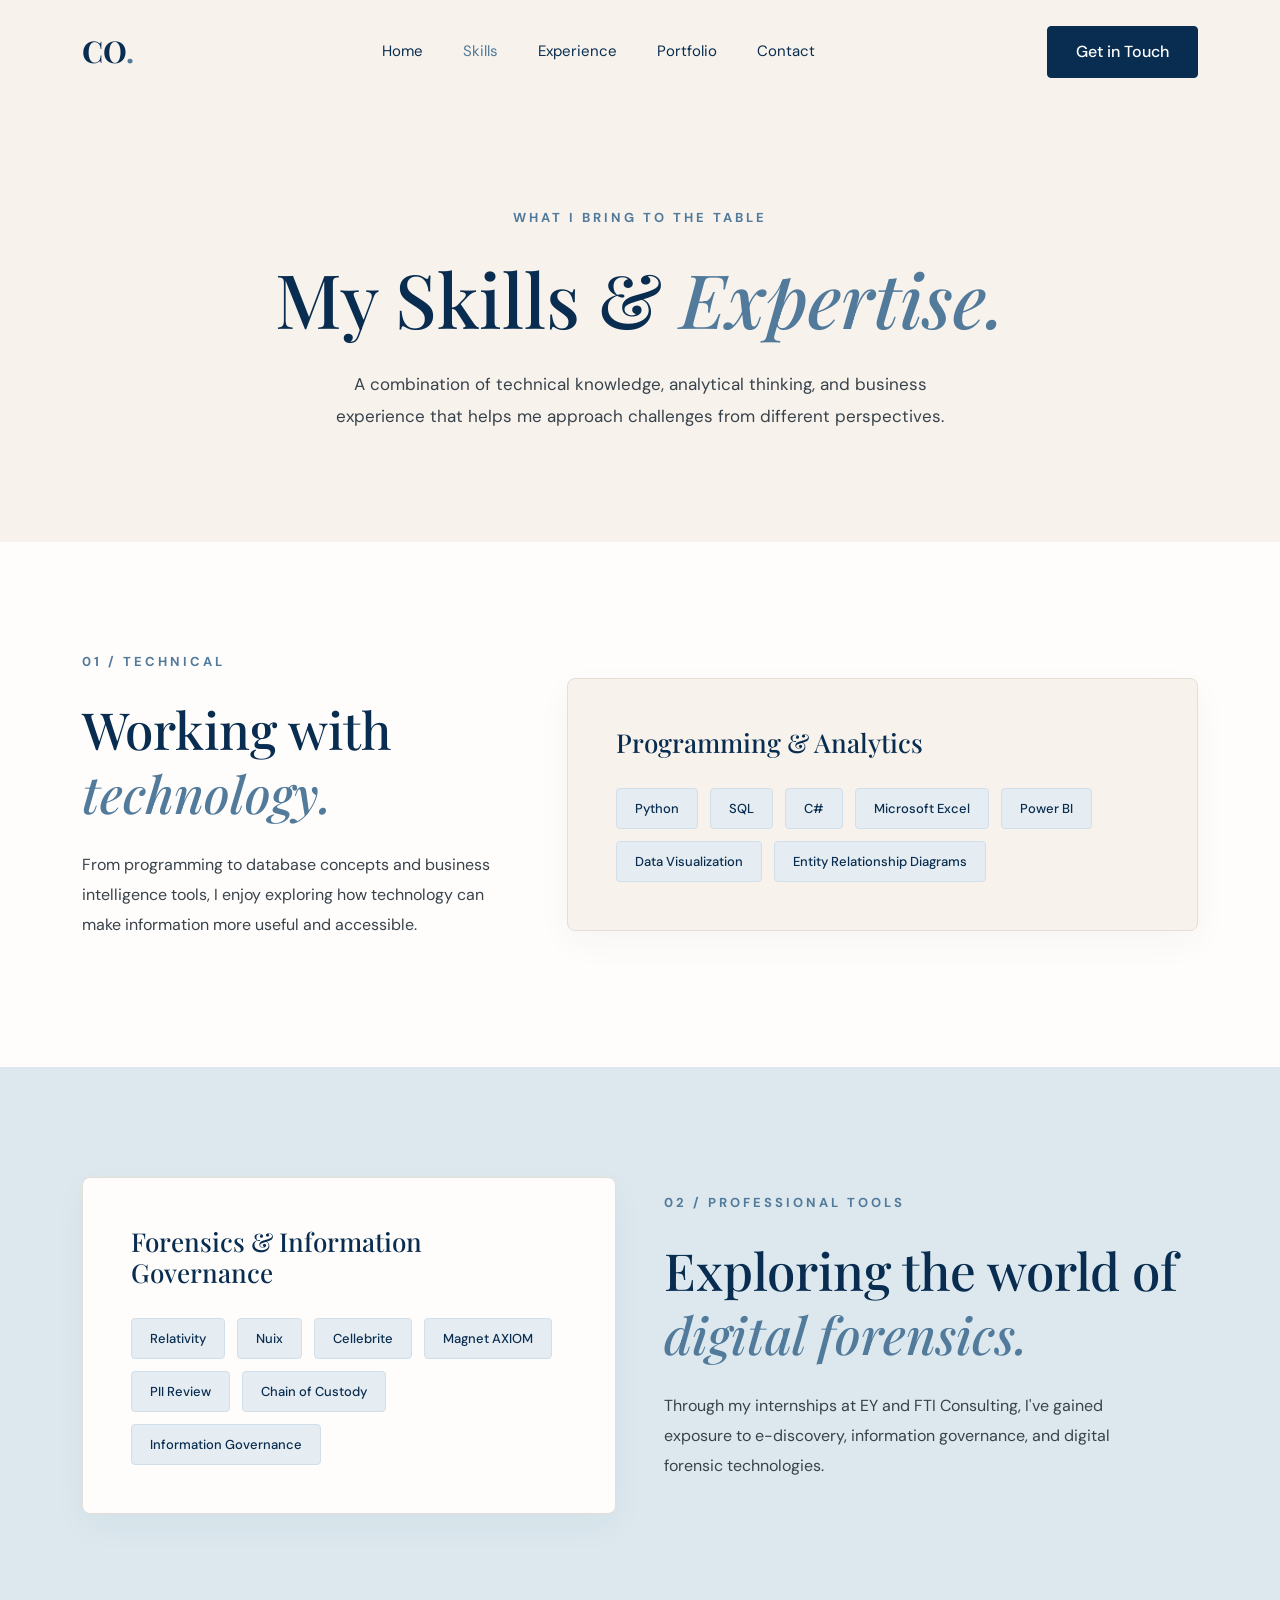
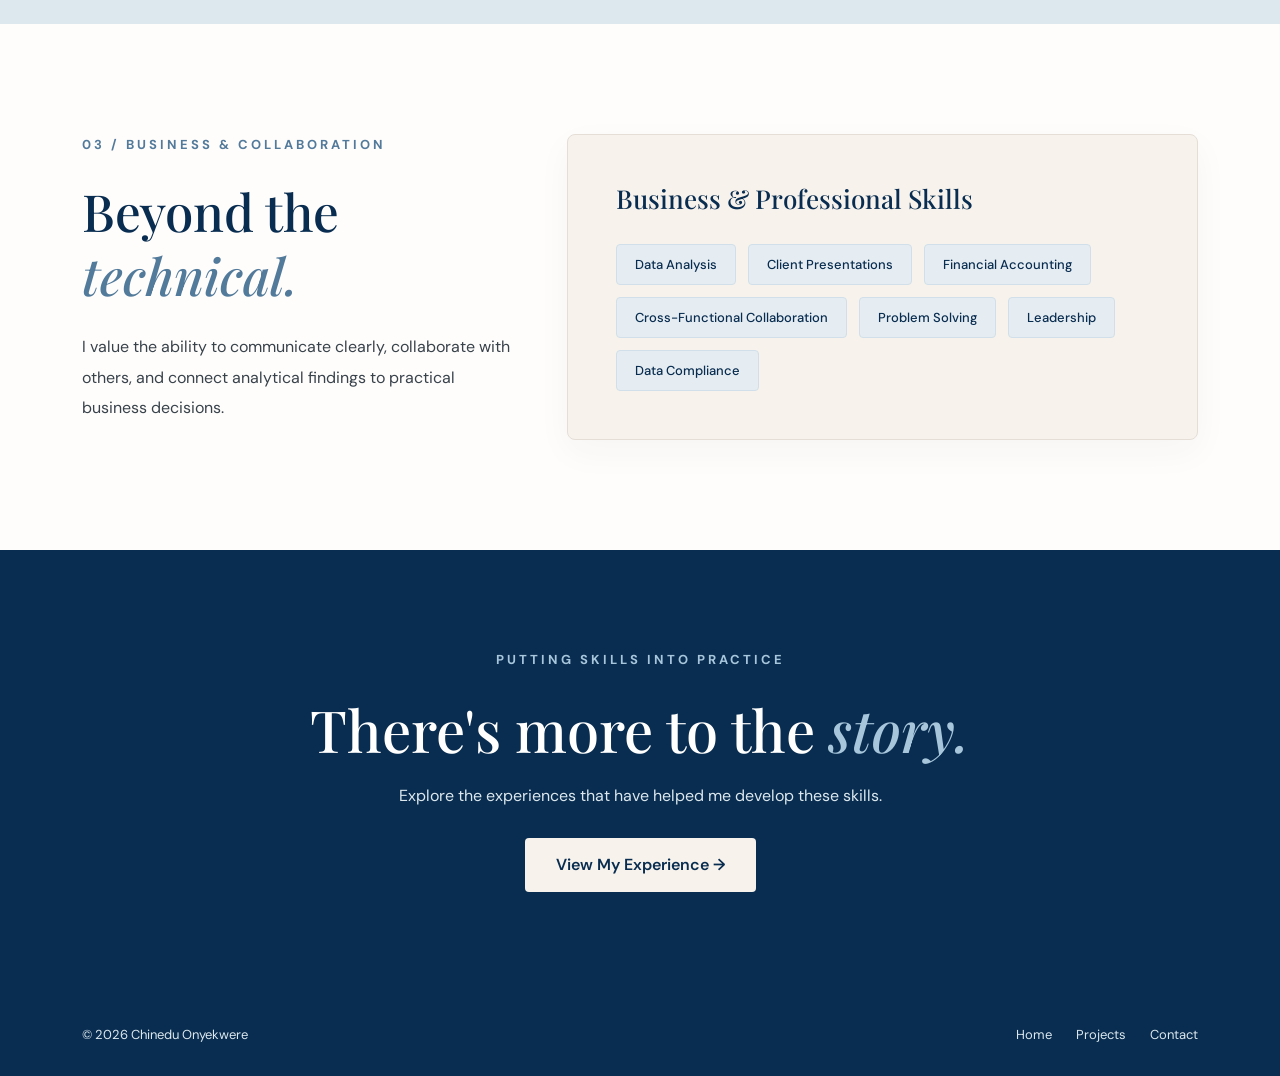
<file: skills.html>
﻿
<!DOCTYPE html>
<html lang="en">
<head>
    <meta charset="UTF-8">
    <meta name="viewport" content="width=device-width, initial-scale=1.0">
    <title>Skills | Chinedu Onyekwere</title>

    <link href="https://cdn.jsdelivr.net/npm/bootstrap@5.3.3/dist/css/bootstrap.min.css" rel="stylesheet">
    <link href="https://fonts.googleapis.com/css2?family=DM+Sans:wght@400;500;600;700&family=Playfair+Display:wght@500;600;700&display=swap" rel="stylesheet">
    <link rel="stylesheet" href="css/style.css">
</head>

<body>
    <!-- Navigation -->
    <nav class="navbar navbar-expand-lg">
        <div class="container">
            <a class="navbar-brand" href="index.html">CO<span>.</span></a>

            <button class="navbar-toggler" type="button"
                    data-bs-toggle="collapse"
                    data-bs-target="#navbarMenu"
                    aria-controls="navbarMenu"
                    aria-expanded="false"
                    aria-label="Toggle navigation">
                <span class="navbar-toggler-icon"></span>
            </button>

            <div class="collapse navbar-collapse" id="navbarMenu">
                <ul class="navbar-nav mx-auto">
                    <li class="nav-item"><a class="nav-link" href="index.html">Home</a></li>
                    <li class="nav-item"><a class="nav-link active" aria-current="page" href="skills.html">Skills</a></li>
                    <li class="nav-item"><a class="nav-link" href="experience.html">Experience</a></li>
                    <li class="nav-item"><a class="nav-link" href="projects.html">Portfolio</a></li>
                    <li class="nav-item"><a class="nav-link" href="contact.html">Contact</a></li>
                </ul>
                <a href="contact.html" class="btn custom-btn">Get in Touch</a>
            </div>
        </div>
    </nav>

    <main>
        <!-- Page Introduction -->
        <section class="skills-hero">
            <div class="container text-center">
                <p class="eyebrow">WHAT I BRING TO THE TABLE</p>
                <h1 class="skills-page-title">My Skills &amp; <em>Expertise.</em></h1>
                <p class="skills-intro">
                    A combination of technical knowledge, analytical thinking,
                    and business experience that helps me approach challenges
                    from different perspectives.
                </p>
            </div>
        </section>

        <!-- Technical Skills -->
        <section class="skills-section">
            <div class="container">
                <div class="row align-items-center g-5">
                    <div class="col-lg-5">
                        <p class="eyebrow">01 / TECHNICAL</p>
                        <h2 class="section-heading">Working with <em>technology.</em></h2>
                        <p class="skills-description">
                            From programming to database concepts and business
                            intelligence tools, I enjoy exploring how technology
                            can make information more useful and accessible.
                        </p>
                    </div>

                    <div class="col-lg-7">
                        <div class="skill-panel">
                            <h3>Programming &amp; Analytics</h3>
                            <div class="skill-tags">
                                <span class="badge skill-badge">Python</span>
                                <span class="badge skill-badge">SQL</span>
                                <span class="badge skill-badge">C#</span>
                                <span class="badge skill-badge">Microsoft Excel</span>
                                <span class="badge skill-badge">Power BI</span>
                                <span class="badge skill-badge">Data Visualization</span>
                                <span class="badge skill-badge">Entity Relationship Diagrams</span>
                            </div>
                        </div>
                    </div>
                </div>
            </div>
        </section>

        <!-- Forensics Skills -->
        <section class="skills-section skills-section-alt">
            <div class="container">
                <div class="row align-items-center g-5">
                    <div class="col-lg-6 order-lg-2">
                        <p class="eyebrow">02 / PROFESSIONAL TOOLS</p>
                        <h2 class="section-heading">Exploring the world of <em>digital forensics.</em></h2>
                        <p class="skills-description">
                            Through my internships at EY and FTI Consulting,
                            I've gained exposure to e-discovery, information
                            governance, and digital forensic technologies.
                        </p>
                    </div>

                    <div class="col-lg-6 order-lg-1">
                        <div class="skill-panel">
                            <h3>Forensics &amp; Information Governance</h3>
                            <div class="skill-tags">
                                <span class="badge skill-badge">Relativity</span>
                                <span class="badge skill-badge">Nuix</span>
                                <span class="badge skill-badge">Cellebrite</span>
                                <span class="badge skill-badge">Magnet AXIOM</span>
                                <span class="badge skill-badge">PII Review</span>
                                <span class="badge skill-badge">Chain of Custody</span>
                                <span class="badge skill-badge">Information Governance</span>
                            </div>
                        </div>
                    </div>
                </div>
            </div>
        </section>

        <!-- Business Skills -->
        <section class="skills-section">
            <div class="container">
                <div class="row align-items-center g-5">
                    <div class="col-lg-5">
                        <p class="eyebrow">03 / BUSINESS &amp; COLLABORATION</p>
                        <h2 class="section-heading">Beyond the <em>technical.</em></h2>
                        <p class="skills-description">
                            I value the ability to communicate clearly,
                            collaborate with others, and connect analytical
                            findings to practical business decisions.
                        </p>
                    </div>

                    <div class="col-lg-7">
                        <div class="skill-panel">
                            <h3>Business &amp; Professional Skills</h3>
                            <div class="skill-tags">
                                <span class="badge skill-badge">Data Analysis</span>
                                <span class="badge skill-badge">Client Presentations</span>
                                <span class="badge skill-badge">Financial Accounting</span>
                                <span class="badge skill-badge">Cross-Functional Collaboration</span>
                                <span class="badge skill-badge">Problem Solving</span>
                                <span class="badge skill-badge">Leadership</span>
                                <span class="badge skill-badge">Data Compliance</span>
                            </div>
                        </div>
                    </div>
                </div>
            </div>
        </section>

        <!-- Closing CTA -->
        <section class="skills-cta text-center">
            <div class="container">
                <p class="eyebrow">PUTTING SKILLS INTO PRACTICE</p>
                <h2>There's more to the <em>story.</em></h2>
                <p>Explore the experiences that have helped me develop these skills.</p>
                <a href="experience.html" class="btn skills-cta-button">View My Experience &rarr;</a>
            </div>
        </section>
    </main>

    <footer class="site-footer">
        <div class="container">
            <div class="row align-items-center">
                <div class="col-md-6">
                    <p>&copy; 2026 Chinedu Onyekwere</p>
                </div>
                <div class="col-md-6 text-md-end">
                    <a href="index.html">Home</a>
                    <a href="projects.html">Projects</a>
                    <a href="contact.html">Contact</a>
                </div>
            </div>
        </div>
    </footer>

    <script src="https://cdn.jsdelivr.net/npm/bootstrap@5.3.3/dist/js/bootstrap.bundle.min.js"></script>
    <script src="js/script.js"></script>
</body>
</html>
</file>
<file: css/style.css>
﻿
/* COLOR PALETTE */
:root {
    --navy: #092d50;
    --blue: #527a9b;
    --cream: #f7f2ec;
    --light-blue: #dce8ee;
    --accent: #c7ab96;
    --text: #38424b;
}

/* GENERAL */
* {
    box-sizing: border-box;
}

body {
    margin: 0;
    background: var(--cream);
    color: var(--text);
    font-family: 'DM Sans', sans-serif;
}

/* NAVIGATION */
.navbar {
    background: var(--cream);
    padding: 24px 0;
}

.navbar-brand {
    font-family: 'Playfair Display', serif;
    font-size: 30px;
    font-weight: 700;
    color: var(--navy);
}

    .navbar-brand span {
        color: var(--blue);
    }

.nav-link {
    color: var(--navy);
    margin: 0 12px;
    font-size: 15px;
}

    .nav-link:hover,
    .nav-link.active {
        color: var(--blue) !important;
    }

.custom-btn {
    background: var(--navy);
    color: white;
    padding: 13px 28px;
    border-radius: 4px;
    border: 1px solid var(--navy);
    font-weight: 500;
}

    .custom-btn:hover {
        background: var(--blue);
        border-color: var(--blue);
        color: white;
    }

.btn-outline-custom {
    border: 1px solid var(--navy);
    color: var(--navy);
    padding: 13px 28px;
    border-radius: 4px;
}

    .btn-outline-custom:hover {
        background: var(--navy);
        color: white;
    }

/* HERO SECTION */
.hero-section {
    padding: 75px 0 110px;
    overflow: hidden;
}

.min-vh-75 {
    min-height: 65vh;
}

.eyebrow {
    color: var(--blue);
    font-size: 13px;
    font-weight: 700;
    letter-spacing: 3px;
    margin-bottom: 25px;
}

.hero-content h1 {
    font-family: 'Playfair Display', serif;
    font-size: clamp(56px, 6vw, 92px);
    line-height: 1.13;
    color: var(--navy);
    font-weight: 600;
    margin-bottom: 22px;
}

    .hero-content h1 span {
        color: var(--blue);
    }

.hero-subtitle {
    font-family: 'Playfair Display', serif;
    color: var(--navy);
    font-size: 25px;
    margin-bottom: 25px;
}

.hero-description {
    font-size: 16px;
    line-height: 1.9;
    max-width: 540px;
}

.hero-buttons {
    display: flex;
    flex-wrap: wrap;
    gap: 16px;
    margin-top: 35px;
}

/* PHOTO PLACEHOLDER */
.portrait-area {
    position: relative;
    padding: 20px;
    max-width: 420px;
    margin: auto;
}

.portrait-frame {
    position: relative;
    z-index: 2;
    height: 470px;
    background: var(--light-blue);
    border-radius: 220px 220px 12px 12px;
    overflow: hidden;
}

.portrait-placeholder {
    height: 100%;
    display: flex;
    flex-direction: column;
    justify-content: center;
    align-items: center;
}

    .portrait-placeholder span {
        font-family: 'Playfair Display', serif;
        font-size: 105px;
        color: var(--navy);
    }

    .portrait-placeholder p {
        color: var(--blue);
        font-size: 13px;
        letter-spacing: 2px;
        text-transform: uppercase;
    }

.portrait-accent {
    position: absolute;
    width: 170px;
    height: 170px;
    border: 2px solid var(--accent);
    border-radius: 50%;
    bottom: -12px;
    right: -12px;
    z-index: 1;
}

/* INTRODUCTION STRIP */
.intro-strip {
    background: var(--navy);
    padding: 55px 0;
}

.intro-item {
    padding: 15px;
}

    .intro-item h3 {
        font-family: 'Playfair Display', serif;
        color: white;
        font-size: 28px;
    }

    .intro-item p {
        color: #cbdbe9;
        font-size: 14px;
        margin: 10px 0 0;
    }

/* ABOUT SECTION */
.about-preview {
    padding: 115px 0;
    background: #fffdfb;
}

.section-heading {
    color: var(--navy);
    font-family: 'Playfair Display', serif;
    font-size: clamp(36px, 4vw, 55px);
    line-height: 1.25;
}

    .section-heading em {
        color: var(--blue);
    }

.about-text {
    line-height: 2;
    font-size: 17px;
}

.text-link {
    display: inline-block;
    margin-top: 18px;
    color: var(--navy);
    font-weight: 700;
    text-decoration: none;
    border-bottom: 1px solid var(--navy);
    padding-bottom: 5px;
}

/* FOOTER */
.site-footer {
    background: var(--navy);
    padding: 30px 0;
}

    .site-footer p {
        margin: 0;
        color: #dce8ee;
        font-size: 13px;
    }

    .site-footer a {
        color: #dce8ee;
        font-size: 13px;
        margin-left: 20px;
        text-decoration: none;
    }

        .site-footer a:hover {
            color: white;
        }

/* MOBILE RESPONSIVENESS */
@media (max-width: 991px) {
    .hero-section {
        padding: 45px 0 75px;
    }

    .hero-content {
        text-align: center;
        margin-bottom: 50px;
    }

    .hero-description {
        margin-left: auto;
        margin-right: auto;
    }

    .hero-buttons {
        justify-content: center;
    }

    .portrait-frame {
        height: 380px;
    }

    .about-preview {
        padding: 75px 0;
    }
}

@media (max-width: 576px) {
    .hero-content h1 {
        font-size: 52px;
    }

    .hero-subtitle {
        font-size: 21px;
    }

    .portrait-area {
        max-width: 330px;
    }

    .site-footer {
        text-align: center;
    }

        .site-footer a {
            display: inline-block;
            margin: 15px 8px 0;
        }
}

/* ================================
   SKILLS PAGE
================================ */

/* Page Introduction */

.skills-hero {
    padding: 105px 0 110px;
    background: var(--cream);
}

.skills-page-title {
    font-family: 'Playfair Display', serif;
    font-size: clamp(45px, 6vw, 75px);
    color: var(--navy);
    line-height: 1.2;
    margin-bottom: 25px;
}

    .skills-page-title em {
        color: var(--blue);
    }

.skills-intro {
    max-width: 650px;
    margin: 0 auto;
    font-size: 17px;
    line-height: 1.9;
}

/* Alternating Sections */

.skills-section {
    padding: 110px 0;
    background: #fffdfb;
}

.skills-section-alt {
    background: var(--light-blue);
}

.skills-description {
    font-size: 16px;
    line-height: 1.9;
    margin-top: 25px;
    max-width: 480px;
}

/* Skill Panels */

.skill-panel {
    background: var(--cream);
    padding: 48px;
    border: 1px solid #e4ded7;
    border-radius: 8px;
    box-shadow: 0 12px 35px rgba(9, 45, 80, 0.04);
}

.skills-section-alt .skill-panel {
    background: #fffdfb;
}

.skill-panel h3 {
    font-family: 'Playfair Display', serif;
    font-size: 26px;
    color: var(--navy);
    margin-bottom: 30px;
}

.skill-tags {
    display: flex;
    flex-wrap: wrap;
    gap: 12px;
}

.skill-badge {
    display: inline-block;
    padding: 13px 18px;
    border-radius: 4px;
    background: #e6edf2;
    color: var(--navy);
    border: 1px solid #d0dfe9;
    font-family: 'DM Sans', sans-serif;
    font-size: 13px;
    font-weight: 500;
    white-space: normal;
    text-align: left;
}

/* Closing Section */

.skills-cta {
    background: var(--navy);
    padding: 100px 0;
}

    .skills-cta .eyebrow {
        color: #a7c6dc;
    }

    .skills-cta h2 {
        font-family: 'Playfair Display', serif;
        font-size: clamp(38px, 5vw, 58px);
        color: white;
        margin-bottom: 20px;
    }

        .skills-cta h2 em {
            color: #a7c6dc;
        }

    .skills-cta p:not(.eyebrow) {
        color: #dce8ee;
        margin-bottom: 30px;
    }

.skills-cta-button {
    background: var(--cream);
    color: var(--navy);
    padding: 14px 30px;
    border-radius: 4px;
    font-weight: 600;
}

    .skills-cta-button:hover {
        background: var(--light-blue);
        color: var(--navy);
    }

/* Mobile Layout */

@media (max-width: 991px) {
    .skills-hero {
        padding: 75px 0;
    }

    .skills-section {
        padding: 75px 0;
    }

    .skill-panel {
        padding: 35px;
    }
}

@media (max-width: 576px) {
    .skill-panel {
        padding: 25px;
    }

    .skill-badge {
        font-size: 12px;
        padding: 11px 14px;
    }

    .skills-cta {
        padding: 75px 0;
    }
}

/* ================================
   EXPERIENCE & EDUCATION PAGE
================================ */

/* Page Heading */

.experience-hero {
    padding: 105px 0 115px;
    background: var(--cream);
}

.experience-page-title {
    font-family: 'Playfair Display', serif;
    font-size: clamp(44px, 6vw, 76px);
    color: var(--navy);
    line-height: 1.2;
    margin-bottom: 25px;
}

    .experience-page-title em {
        color: var(--blue);
    }

.experience-intro {
    max-width: 660px;
    margin: 0 auto;
    font-size: 17px;
    line-height: 1.9;
}

/* Overview Banner */

.experience-banner {
    background: var(--navy);
    padding: 55px 0;
}

    .experience-banner h2 {
        font-family: 'Playfair Display', serif;
        font-size: 47px;
        color: white;
        margin-bottom: 8px;
    }

    .experience-banner p {
        color: #dce8ee;
        margin: 0;
        font-size: 14px;
    }

/* Experience Sections */

.experience-section {
    background: #fffdfb;
    padding: 100px 0;
}

.experience-section-blue {
    background: var(--light-blue);
}

.experience-section-heading {
    max-width: 620px;
    margin-bottom: 75px;
}

    .experience-section-heading > p:last-child {
        font-size: 16px;
        line-height: 1.9;
        margin-top: 20px;
    }

.experience-entry {
    min-height: 390px;
}

.experience-number-block {
    min-height: 365px;
    background: var(--cream);
    display: flex;
    flex-direction: column;
    align-items: center;
    justify-content: center;
    padding: 40px;
    border-radius: 6px;
    position: relative;
    overflow: hidden;
}

.experience-section-blue .experience-number-block {
    background: #fffdfb;
}

.experience-big-number {
    font-family: 'Playfair Display', serif;
    font-size: clamp(115px, 13vw, 195px);
    color: var(--navy);
    line-height: 1;
    opacity: 0.85;
}

.experience-block-label {
    color: var(--blue);
    font-size: 11px;
    font-weight: 700;
    letter-spacing: 2.5px;
    text-align: center;
    margin-top: 15px;
}

.experience-date,
.education-date {
    color: var(--blue);
    font-size: 12px;
    font-weight: 700;
    letter-spacing: 2px;
    margin-bottom: 20px;
}

.experience-details h3 {
    font-family: 'Playfair Display', serif;
    font-size: clamp(34px, 4vw, 48px);
    color: var(--navy);
    margin-bottom: 14px;
}

.experience-details h4 {
    font-size: 18px;
    color: var(--blue);
    font-weight: 600;
    line-height: 1.6;
    margin-bottom: 25px;
}

.experience-details > p:not(.experience-date) {
    font-size: 15px;
    line-height: 1.9;
    margin-bottom: 17px;
}

.experience-tags {
    display: flex;
    flex-wrap: wrap;
    gap: 10px;
    margin-top: 25px;
}

    .experience-tags .badge {
        background: #e5edf3;
        color: var(--navy);
        border: 1px solid #d2dfe8;
        border-radius: 4px;
        padding: 11px 14px;
        font-size: 12px;
        font-weight: 500;
    }

.experience-section-blue .experience-tags .badge {
    background: #fffdfb;
}

/* Education */

.education-section {
    padding: 110px 0;
    background: var(--cream);
}

.education-card {
    background: #fffdfb;
    border: 1px solid #e4ded7;
    border-radius: 6px;
    padding: 25px;
    box-shadow: 0 10px 30px rgba(9, 45, 80, 0.03);
}

    .education-card .card-body {
        padding: 18px;
    }

    .education-card h3 {
        font-family: 'Playfair Display', serif;
        color: var(--navy);
        font-size: 33px;
        margin-bottom: 8px;
    }

.education-location {
    color: var(--blue);
    font-size: 14px;
    margin-bottom: 28px;
}

.education-card h4 {
    color: var(--navy);
    font-size: 19px;
    font-weight: 600;
    margin-bottom: 15px;
}

.education-card p:not(.education-date) {
    line-height: 1.85;
}

.education-highlight {
    display: inline-block;
    margin-top: 20px;
    background: var(--light-blue);
    color: var(--navy);
    padding: 12px 20px;
    border-radius: 4px;
}

/* Leadership */

.leadership-section {
    background: var(--light-blue);
    padding: 110px 0;
}

.leadership-description {
    font-size: 16px;
    line-height: 1.9;
    margin-top: 25px;
}

.leadership-card {
    background: #fffdfb;
    border-radius: 6px;
    padding: 50px;
}

    .leadership-card h3 {
        font-family: 'Playfair Display', serif;
        font-size: 32px;
        color: var(--navy);
        margin-bottom: 12px;
    }

    .leadership-card h4 {
        font-size: 16px;
        font-weight: 600;
        color: var(--blue);
        margin-bottom: 25px;
    }

    .leadership-card p:not(.experience-date) {
        font-size: 15px;
        line-height: 1.9;
    }

.leadership-highlight {
    display: inline-block;
    background: var(--navy);
    color: white;
    padding: 12px 20px;
    margin-top: 15px;
    font-size: 13px;
    border-radius: 4px;
}

/* Academic Recognition */

.honors-section {
    padding: 110px 0;
    background: #fffdfb;
}

.honors-item {
    padding: 30px 25px;
    border-top: 2px solid var(--blue);
    height: 100%;
}

    .honors-item h3 {
        font-family: 'Playfair Display', serif;
        font-size: 25px;
        color: var(--navy);
        margin-bottom: 20px;
    }

    .honors-item p {
        font-size: 14px;
        line-height: 1.9;
    }

/* Responsive Layout */

@media (max-width: 991px) {
    .experience-hero {
        padding: 75px 0;
    }

    .experience-section,
    .education-section,
    .leadership-section,
    .honors-section {
        padding: 75px 0;
    }

    .experience-section-heading {
        margin-bottom: 45px;
    }

    .experience-number-block {
        min-height: 240px;
    }

    .experience-big-number {
        font-size: 120px;
    }
}

@media (max-width: 576px) {
    .experience-page-title {
        font-size: 43px;
    }

    .experience-banner h2 {
        font-size: 38px;
    }

    .education-card {
        padding: 10px;
    }

    .leadership-card {
        padding: 30px 25px;
    }

    .experience-details h3 {
        font-size: 34px;
    }
}

/* ================================
   PROJECTS / PORTFOLIO PAGE
================================ */

/* Page Heading */

.projects-hero {
    background: var(--cream);
    padding: 105px 0 115px;
}

.projects-page-title {
    font-family: 'Playfair Display', serif;
    font-size: clamp(44px, 6vw, 76px);
    color: var(--navy);
    line-height: 1.2;
    margin-bottom: 25px;
}

    .projects-page-title em {
        color: var(--blue);
    }

.projects-intro {
    max-width: 680px;
    margin: 0 auto;
    font-size: 17px;
    line-height: 1.9;
}

/* Project Gallery */

.projects-gallery {
    background: #fffdfb;
    padding: 100px 0 115px;
}

.project-search {
    padding: 15px 20px;
    border: 1px solid #d5dfe7;
    border-radius: 5px;
    background: var(--cream);
    color: var(--navy);
    font-family: 'DM Sans', sans-serif;
}

    .project-search:focus {
        border-color: var(--blue);
        box-shadow: 0 0 0 3px rgba(82, 122, 155, 0.15);
    }

/* Category Filters */

.project-filters {
    display: flex;
    flex-wrap: wrap;
    gap: 12px;
    margin-bottom: 45px;
}

.filter-btn {
    border: 1px solid #cad8e3;
    background: transparent;
    color: var(--navy);
    border-radius: 4px;
    padding: 12px 20px;
    font-size: 14px;
    transition: all 0.2s;
}

    .filter-btn:hover,
    .filter-btn.active {
        background: var(--navy);
        border-color: var(--navy);
        color: white;
    }

/* Project Cards */

.project-card {
    background: var(--cream);
    border: 1px solid #e5ded7;
    border-radius: 6px;
    overflow: hidden;
    box-shadow: 0 10px 30px rgba(9, 45, 80, 0.035);
    transition: transform 0.25s, box-shadow 0.25s;
}

    .project-card:hover {
        transform: translateY(-6px);
        box-shadow: 0 18px 40px rgba(9, 45, 80, 0.10);
    }

.project-card-visual {
    height: 175px;
    background: var(--light-blue);
    position: relative;
    display: flex;
    align-items: center;
    justify-content: center;
}

.project-card:nth-child(even) .project-card-visual {
    background: #e7e1db;
}

.project-card-number {
    font-family: 'Playfair Display', serif;
    color: var(--navy);
    opacity: 0.18;
    font-size: 105px;
    line-height: 1;
}

.project-card-label {
    position: absolute;
    bottom: 18px;
    right: 20px;
    font-size: 11px;
    color: var(--navy);
    letter-spacing: 2px;
    text-transform: uppercase;
    font-weight: 700;
}

.project-card .card-body {
    padding: 30px;
}

.project-category {
    color: var(--blue);
    font-size: 11px;
    font-weight: 700;
    letter-spacing: 2px;
    text-transform: uppercase;
    margin-bottom: 12px;
}

.project-card-title {
    font-family: 'Playfair Display', serif;
    color: var(--navy);
    font-size: 25px;
    line-height: 1.4;
    margin-bottom: 12px;
}

.project-status-badge {
    display: inline-block;
    align-self: flex-start;
    font-size: 11px;
    color: var(--blue);
    border: 1px solid #b9cddd;
    padding: 6px 10px;
    margin-bottom: 20px;
    border-radius: 3px;
}

.project-card-description {
    font-size: 14px;
    line-height: 1.85;
    margin-bottom: 22px;
}

/* Technologies */

.project-tech-list {
    display: flex;
    flex-wrap: wrap;
    gap: 8px;
    margin-bottom: 25px;
}

.project-tech-badge {
    background: #e5edf3;
    color: var(--navy);
    font-size: 11px;
    font-weight: 500;
    padding: 9px 11px;
    border-radius: 3px;
    white-space: normal;
    text-align: left;
}

/* Details Button */

.project-details-btn {
    width: 100%;
    text-align: left;
    color: var(--navy);
    border: none;
    border-top: 1px solid #d8d9d9;
    border-radius: 0;
    padding: 18px 0 0;
    font-size: 14px;
    font-weight: 700;
}

    .project-details-btn:hover {
        color: var(--blue);
    }

/* Status Message */

.project-status {
    text-align: center;
    color: var(--blue);
    font-size: 14px;
    padding-top: 35px;
}

/* About Projects */

.project-philosophy {
    background: var(--light-blue);
    padding: 110px 0;
}

    .project-philosophy p:not(.eyebrow) {
        font-size: 17px;
        line-height: 2;
    }

/* Project Modal */

.project-modal-content {
    background: var(--cream);
    border: none;
    border-radius: 8px;
}

    .project-modal-content .modal-header,
    .project-modal-content .modal-footer {
        border-color: #ded8d2;
        padding: 25px 30px;
    }

    .project-modal-content .modal-body {
        padding: 30px;
    }

    .project-modal-content .modal-title {
        font-family: 'Playfair Display', serif;
        color: var(--navy);
    }

    .project-modal-content .modal-body > p:not(.eyebrow) {
        line-height: 1.9;
    }

    .project-modal-content .modal-body h3 {
        color: var(--navy);
    }

/* Mobile Responsiveness */

@media (max-width: 991px) {
    .projects-hero,
    .projects-gallery,
    .project-philosophy {
        padding: 75px 0;
    }
}

@media (max-width: 576px) {
    .projects-page-title {
        font-size: 42px;
    }

    .project-filters {
        gap: 8px;
    }

    .filter-btn {
        font-size: 12px;
        padding: 10px 14px;
    }

    .project-card .card-body {
        padding: 25px;
    }
}

/* ================================
   CONTACT PAGE
================================ */

/* Contact Introduction */

.contact-hero {
    background: var(--cream);
    padding: 110px 0 120px;
}

.contact-page-title {
    font-family: 'Playfair Display', serif;
    font-size: clamp(55px, 7vw, 90px);
    color: var(--navy);
    line-height: 1.2;
    margin-bottom: 28px;
}

    .contact-page-title em {
        color: var(--blue);
    }

.contact-intro {
    max-width: 660px;
    margin: 0 auto;
    font-size: 17px;
    line-height: 1.9;
}

/* Main Contact Section */

.contact-section {
    background: #fffdfb;
    padding: 115px 0;
}

.contact-description {
    font-size: 16px;
    line-height: 2;
    margin-top: 25px;
    max-width: 480px;
}

/* Email Contact Card */

.contact-card {
    background: var(--light-blue);
    padding: 60px 50px;
    border-radius: 6px;
    border: 1px solid #cbdde8;
    box-shadow: 0 15px 40px rgba(9, 45, 80, 0.04);
}

.contact-card-number {
    color: var(--blue);
    letter-spacing: 2px;
    font-size: 12px;
    font-weight: 700;
    margin-bottom: 25px;
}

.contact-card h3 {
    font-family: 'Playfair Display', serif;
    color: var(--navy);
    font-size: 36px;
    margin-bottom: 22px;
}

.contact-card > p:not(.contact-card-number) {
    font-size: 15px;
    line-height: 1.9;
    margin-bottom: 25px;
}

.contact-email {
    display: inline-block;
    color: var(--navy);
    font-size: clamp(14px, 1.6vw, 20px);
    font-weight: 600;
    text-decoration: none;
    overflow-wrap: anywhere;
    border-bottom: 1px solid var(--blue);
    padding-bottom: 8px;
}

    .contact-email:hover {
        color: var(--blue);
    }

/* Areas of Interest */

.contact-interests {
    background: var(--cream);
    padding: 110px 0;
}

.contact-interest-card {
    background: #fffdfb;
    border: 1px solid #e4ded7;
    border-radius: 6px;
    padding: 40px 35px;
    height: 100%;
    transition: transform 0.25s, box-shadow 0.25s;
}

    .contact-interest-card:hover {
        transform: translateY(-5px);
        box-shadow: 0 12px 30px rgba(9, 45, 80, 0.08);
    }

.interest-number {
    display: block;
    font-family: 'Playfair Display', serif;
    font-size: 50px;
    color: var(--blue);
    opacity: 0.5;
    margin-bottom: 25px;
}

.contact-interest-card h3 {
    font-family: 'Playfair Display', serif;
    color: var(--navy);
    font-size: 27px;
    margin-bottom: 20px;
}

.contact-interest-card p {
    font-size: 14px;
    line-height: 1.9;
}

/* Closing Section */

.contact-closing {
    background: var(--navy);
    padding: 115px 0;
}

    .contact-closing .eyebrow {
        color: #a7c6dc;
    }

    .contact-closing h2 {
        font-family: 'Playfair Display', serif;
        font-size: clamp(38px, 5vw, 62px);
        color: white;
        margin-bottom: 25px;
    }

        .contact-closing h2 em {
            color: #a7c6dc;
        }

    .contact-closing p:not(.eyebrow) {
        color: #dce8ee;
        font-size: 16px;
        margin-bottom: 35px;
    }

.contact-closing-btn {
    background: var(--cream);
    color: var(--navy);
    padding: 15px 35px;
    border-radius: 4px;
    font-weight: 600;
}

    .contact-closing-btn:hover {
        background: var(--light-blue);
        color: var(--navy);
    }

/* Responsive Contact Page */

@media (max-width: 991px) {
    .contact-hero,
    .contact-section,
    .contact-interests,
    .contact-closing {
        padding: 75px 0;
    }

    .contact-card {
        padding: 45px 35px;
    }
}

@media (max-width: 576px) {
    .contact-page-title {
        font-size: 52px;
    }

    .contact-card {
        padding: 35px 25px;
    }

        .contact-card h3 {
            font-size: 30px;
        }

    .contact-interest-card {
        padding: 30px 25px;
    }
}

/* Professional Headshot */

.profile-photo {
    width: 100%;
    height: 100%;
    object-fit: cover;
    object-position: center 25%;
    display: block;
    filter: none;
    opacity: 1;
}
</file>
